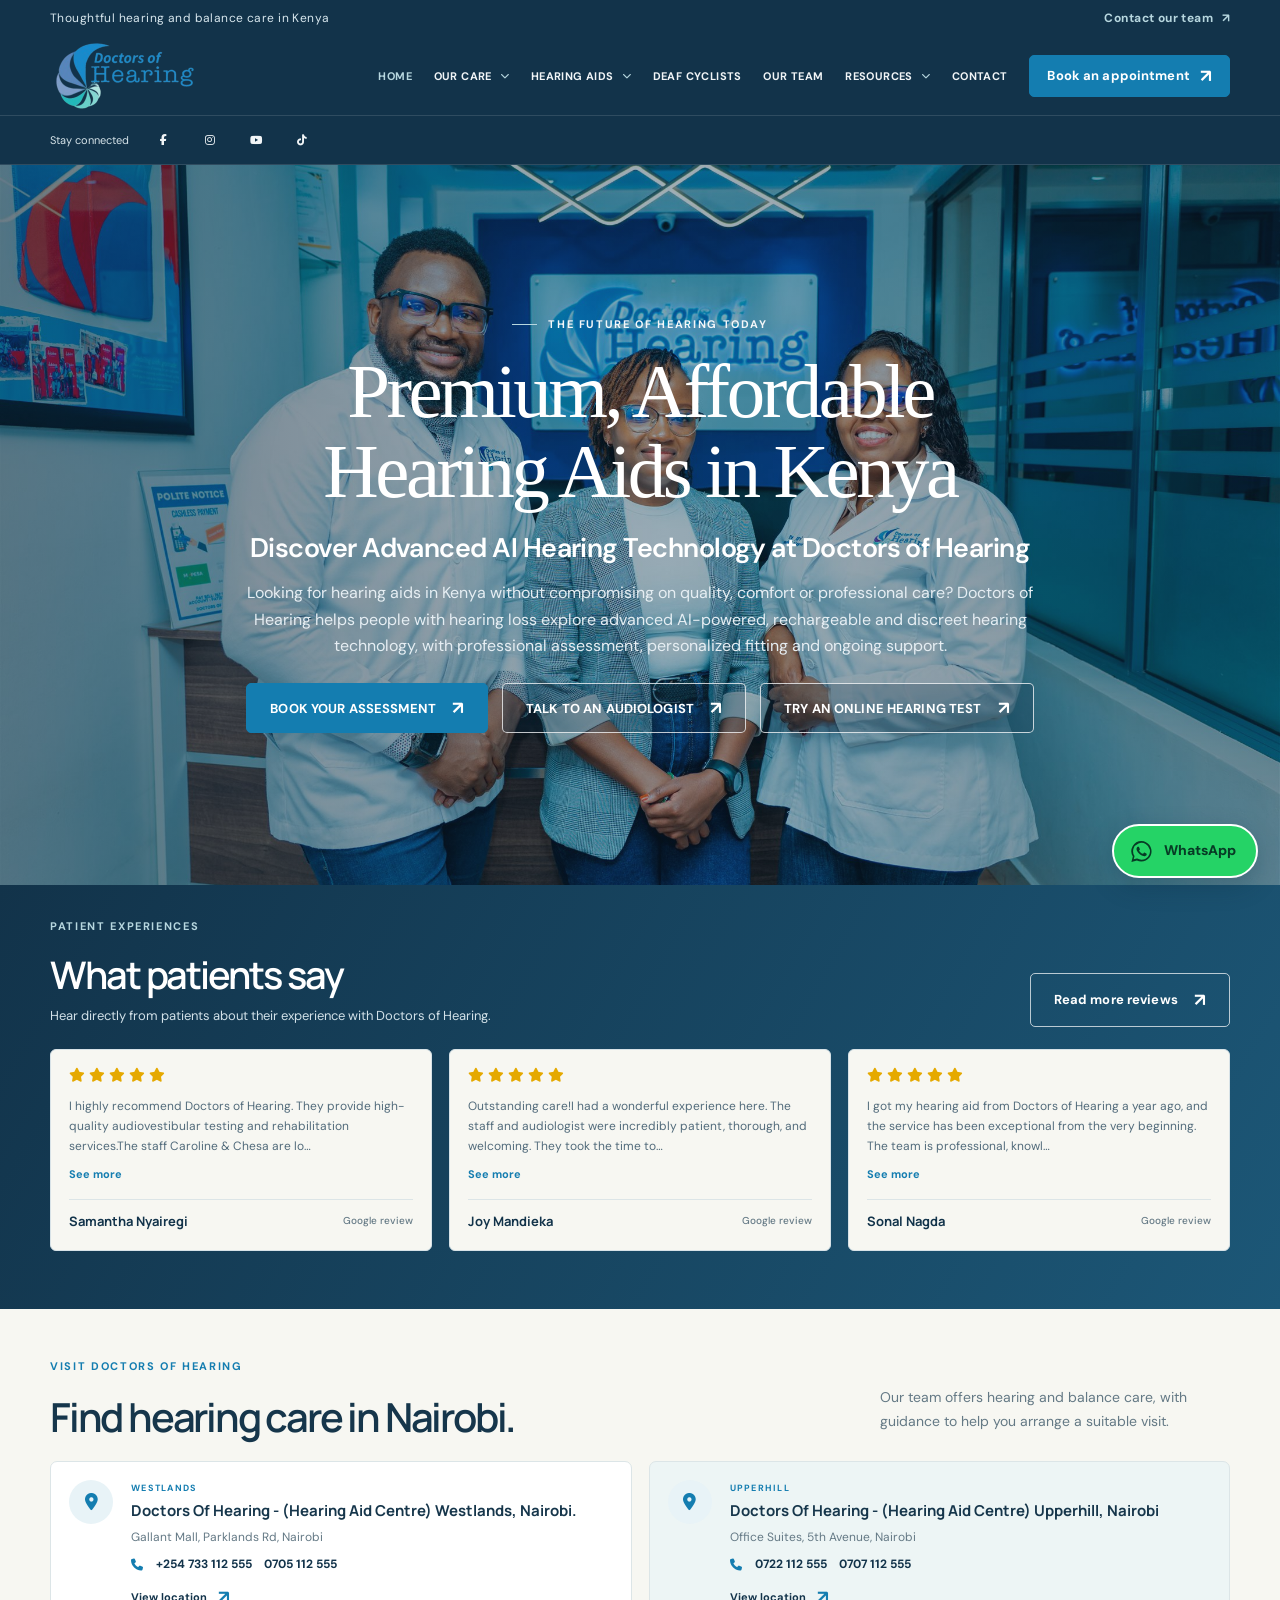
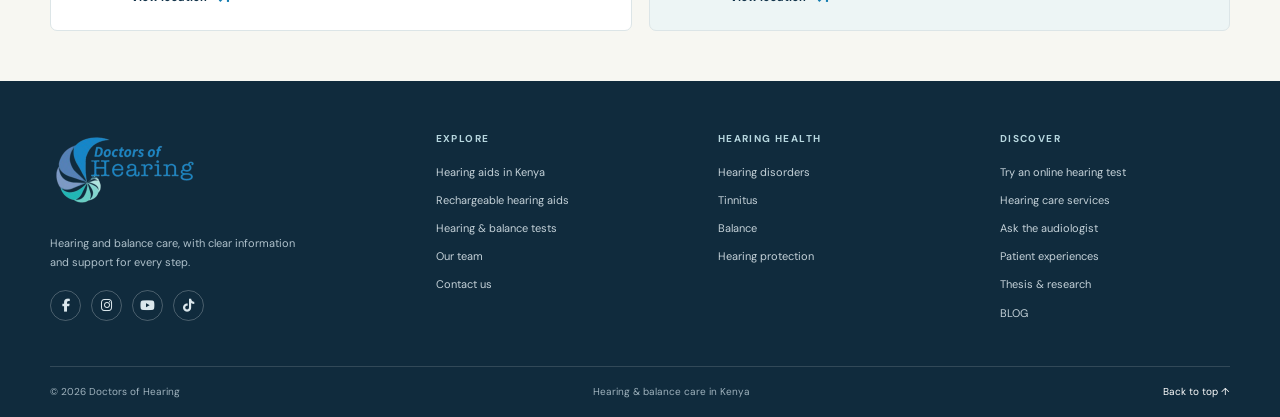
<file: index.html>
<!doctype html>
<html lang="en">
<head>
  <meta charset="utf-8">
  <meta name="viewport" content="width=device-width, initial-scale=1">
  <meta name="description" content="Doctors of Hearing provides hearing tests, audiology services and hearing aid assessment, fitting and aftercare in Nairobi, Kenya.">
  <meta name="theme-color" content="#12334a">
  <title>Hearing Aids &amp; Audiology in Nairobi, Kenya | Doctors of Hearing</title>
  <link rel="icon" type="image/png" sizes="128x128" href="assets/favicon.png">
  <link rel="apple-touch-icon" href="assets/favicon.png">
  <link rel="canonical" href="https://doctorsofhearing.org/">
  <meta name="robots" content="index, follow, max-image-preview:large">
  <meta property="og:type" content="website">
  <meta property="og:site_name" content="Doctors of Hearing">
  <meta property="og:title" content="Hearing Aids &amp; Audiology in Nairobi, Kenya | Doctors of Hearing">
  <meta property="og:description" content="Doctors of Hearing provides hearing tests, audiology services and hearing aid assessment, fitting and aftercare in Nairobi, Kenya.">
  <meta property="og:url" content="https://doctorsofhearing.org/">
  <meta property="og:image" content="https://doctorsofhearing.org/assets/doctors-of-hearing-logo.png">
  <meta name="twitter:card" content="summary_large_image">
  <meta name="twitter:title" content="Hearing Aids &amp; Audiology in Nairobi, Kenya | Doctors of Hearing">
  <meta name="twitter:description" content="Doctors of Hearing provides hearing tests, audiology services and hearing aid assessment, fitting and aftercare in Nairobi, Kenya.">
  <meta name="twitter:image" content="https://doctorsofhearing.org/assets/doctors-of-hearing-logo.png">
  <script type="application/ld+json">{"@context":"https://schema.org","@type":"MedicalOrganization","name":"Doctors of Hearing","url":"https://doctorsofhearing.org/","logo":"https://doctorsofhearing.org/assets/doctors-of-hearing-logo.png","email":"info@doctorsofhearing.org","telephone":["+254733112555","+254705112555","+254724535224","+254722112555"],"areaServed":{"@type":"City","name":"Nairobi"},"sameAs":["https://www.youtube.com/channel/UCBskCqv_ZfF2Rd4tkjsEcGQ","https://www.instagram.com/docsofhearing/","https://web.facebook.com/DoctorsOfHearing?_rdc=1&_rdr#","https://www.tiktok.com/@doctorsofhearing"]}</script>
  <link rel="stylesheet" href="css/styles.css">
  <script src="js/main.js" defer></script>
</head>
<body class="home-page">
  <a class="skip-link" href="#main">Skip to content</a>
  <div class="topbar"><div class="container topbar-inner"><p>Thoughtful hearing and balance care in Kenya</p><a href="contact-us.html">Contact our team <span aria-hidden="true">↗</span></a></div></div>
  <header class="site-header">
    <div class="container header-inner">
      <a class="brand" href="index.html" aria-label="Doctors of Hearing home">
        <img src="assets/doctors-of-hearing-logo.png" alt="Doctors of Hearing" width="300" height="156">
      </a>
      <button class="menu-toggle" type="button" aria-expanded="false" aria-controls="primary-navigation" aria-label="Open navigation">
        <span></span><span></span><span></span>
      </button>
      <nav class="primary-navigation" id="primary-navigation" aria-label="Main navigation">
        <a class="nav-link active" href="index.html" aria-current="page">Home</a>
        <details class="nav-dropdown">
          <summary>Our care <i class="fa-solid fa-chevron-down" aria-hidden="true"></i></summary>
          <div class="dropdown-panel">
            <a href="how-can-we-help.html">How can we help?</a>
            <a href="hearing-balance-testing.html">Hearing &amp; balance testing</a>
            <a href="paediatric-audiology.html">Paediatric audiology</a>
            <a href="home-visits.html">Home visits</a>
          </div>
        </details>
        <details class="nav-dropdown">
          <summary>Hearing aids <i class="fa-solid fa-chevron-down" aria-hidden="true"></i></summary>
          <div class="dropdown-panel">
            <a href="hearing-aids-kenya.html">Hearing aids in Kenya</a>
            <a href="rechargeable-hearing-aids-kenya.html">Rechargeable hearing aids</a>
            <a href="batteries.html">Batteries &amp; care</a>
          </div>
        </details>
        <a class="nav-link" href="deaf-cyclists.html">Deaf Cyclists</a>
        <a class="nav-link" href="our-team.html">Our team</a>
        <details class="nav-dropdown">
          <summary>Resources <i class="fa-solid fa-chevron-down" aria-hidden="true"></i></summary>
          <div class="dropdown-panel">
            <a href="resources.html">BLOG</a>
            <a href="hearing-check.html">Try an online hearing test</a>
            <span class="dropdown-label">Hearing health</span>
            <a href="hearing-disorders.html">Hearing disorders</a>
            <a href="tinnitus-ringing-in-the-ears.html">Tinnitus</a>
            <a href="balance.html">Balance</a>
            <a href="hearing-loss-in-children.html">Children's hearing</a>
            <a href="prevention.html">Hearing protection</a>
          </div>
        </details>
        <a class="nav-link" href="contact-us.html">Contact</a>
        <button class="button button-small nav-cta" type="button" data-open-booking>Book an appointment <span aria-hidden="true">↗</span></button>
      </nav>
    </div>
  </header>

  <div class="social-bar" aria-label="Follow Doctors of Hearing">
    <div class="container social-bar-inner"><span>Stay connected</span>
      <a href="https://web.facebook.com/DoctorsOfHearing?_rdc=1&_rdr" target="_blank" rel="noopener noreferrer" aria-label="Facebook"><i class="fa-brands fa-facebook-f" aria-hidden="true"></i></a>
      <a href="https://www.instagram.com/docsofhearing/" target="_blank" rel="noopener noreferrer" aria-label="Instagram"><i class="fa-brands fa-instagram" aria-hidden="true"></i></a>
      <a href="https://www.youtube.com/channel/UCBskCqv_ZfF2Rd4tkjsEcGQ" target="_blank" rel="noopener noreferrer" aria-label="YouTube"><i class="fa-brands fa-youtube" aria-hidden="true"></i></a>
      <a href="https://www.tiktok.com/@doctorsofhearing" target="_blank" rel="noopener noreferrer" aria-label="TikTok"><i class="fa-brands fa-tiktok" aria-hidden="true"></i></a>
    </div>
  </div>

  <main id="main">
    <section class="hero">
      <div class="container hero-grid">
        <div class="hero-copy">
          <p class="eyebrow"><span class="eyebrow-line"></span> The Future of Hearing Today</p>
          <h1>Premium, Affordable<br>Hearing Aids in Kenya</h1>
          <h2 class="hero-subheading">Discover Advanced AI Hearing Technology at Doctors of Hearing</h2>
          <p class="hero-intro">Looking for hearing aids in Kenya without compromising on quality, comfort or professional care? Doctors of Hearing helps people with hearing loss explore advanced AI-powered, rechargeable and discreet hearing technology, with professional assessment, personalized fitting and ongoing support.</p>
          <div class="hero-actions">
            <button class="button" type="button" data-open-booking>Book your assessment <span aria-hidden="true">↗</span></button>
            <a class="button button-secondary" href="https://wa.me/254733112555?text=Hello%20Doctors%20of%20Hearing%2C%20I%E2%80%99d%20like%20to%20talk%20to%20an%20audiologist." target="_blank" rel="noopener noreferrer">Talk to an audiologist <span aria-hidden="true">↗</span></a>
            <a class="button button-secondary" href="hearing-check.html">Try an online hearing test <span aria-hidden="true">↗</span></a>
          </div>
        </div>
      </div>
    </section>
    <section class="reviews-section section" aria-labelledby="reviews-title">
      <div class="container">
        <div class="reviews-heading">
          <div><p class="eyebrow">Patient experiences</p><h2 id="reviews-title">What patients say</h2><p>Hear directly from patients about their experience with Doctors of Hearing.</p></div>
          <a class="button button-outline" href="https://www.google.com/search?kgmid=/g/11rmssrd6y&amp;hl=en-KE&amp;q=Doctors+Of+Hearing+-+(Hearing+Aid+Centre)+Westlands,+Nairobi&amp;shem=epsd1,esd2e,ltae,rimspwouoe,sdpie&amp;shndl=30&amp;source=sh/x/loc/osrp/m5/1&amp;kgs=4771e9555e30448e&amp;utm_source=epsd1,esd2e,ltae,rimspwouoe,sdpie,sh/x/loc/osrp/m5/1" target="_blank" rel="noopener noreferrer">Read more reviews <span aria-hidden="true">↗</span></a>
        </div>
        <div class="reviews-grid">
          <article class="review-card">
            <div class="review-stars" role="img" aria-label="5 out of 5 stars"><i class="fa-solid fa-star" aria-hidden="true"></i><i class="fa-solid fa-star" aria-hidden="true"></i><i class="fa-solid fa-star" aria-hidden="true"></i><i class="fa-solid fa-star" aria-hidden="true"></i><i class="fa-solid fa-star" aria-hidden="true"></i></div>
            <blockquote class="review-quote" id="review-quote-1"><p>I highly recommend Doctors of Hearing. They provide high-quality audiovestibular testing and rehabilitation services.</p><p>The staff Caroline &amp; Chesa are lovely, friendly, and welcoming. Dr Eva Mwangi is professional, approachable, and took the time to provide clear guidance and direction throughout my rehabilitation treatment.</p><p>I also really appreciate the fact that I receive a reminder a day before each session, which makes it so much easier to stay on schedule.</p><p>I give their services 💯! I’m very pleased with the care and service I received.</p></blockquote>
            <button class="review-toggle" type="button" aria-expanded="false" aria-controls="review-quote-1" hidden>See more</button>
            <a class="review-author" href="https://www.google.com/maps/contrib/112208110885720945849/reviews?hl=en-GB" target="_blank" rel="noopener noreferrer">Samantha Nyairegi <span>Google review</span></a>
          </article>
          <article class="review-card">
            <div class="review-stars" role="img" aria-label="5 out of 5 stars"><i class="fa-solid fa-star" aria-hidden="true"></i><i class="fa-solid fa-star" aria-hidden="true"></i><i class="fa-solid fa-star" aria-hidden="true"></i><i class="fa-solid fa-star" aria-hidden="true"></i><i class="fa-solid fa-star" aria-hidden="true"></i></div>
            <blockquote class="review-quote" id="review-quote-2"><p>Outstanding care!</p><p>I had a wonderful experience here. The staff and audiologist were incredibly patient, thorough, and welcoming. They took the time to explain every step of the hearing assessment and made sure all my questions were answered. Highly recommended for anyone seeking top-quality hearing care!</p></blockquote>
            <button class="review-toggle" type="button" aria-expanded="false" aria-controls="review-quote-2" hidden>See more</button>
            <a class="review-author" href="https://www.google.com/maps/contrib/100833710595938951143/reviews?hl=en-GB" target="_blank" rel="noopener noreferrer">Joy Mandieka <span>Google review</span></a>
          </article>
          <article class="review-card">
            <div class="review-stars" role="img" aria-label="5 out of 5 stars"><i class="fa-solid fa-star" aria-hidden="true"></i><i class="fa-solid fa-star" aria-hidden="true"></i><i class="fa-solid fa-star" aria-hidden="true"></i><i class="fa-solid fa-star" aria-hidden="true"></i><i class="fa-solid fa-star" aria-hidden="true"></i></div>
            <blockquote class="review-quote" id="review-quote-3"><p>I got my hearing aid from Doctors of Hearing a year ago, and the service has been exceptional from the very beginning. The team is professional, knowledgeable, and always willing to help with any questions or concerns.</p><p>Even after a year, their aftercare and support have been outstanding. I truly appreciate their commitment to their patients.</p><p>I highly recommend Doctors of Hearing to anyone experiencing hearing difficulties. They provide excellent care, quality hearing solutions, and outstanding customer service.</p><p>Thank you Dr Richard for the service.</p></blockquote>
            <button class="review-toggle" type="button" aria-expanded="false" aria-controls="review-quote-3" hidden>See more</button>
            <a class="review-author" href="https://www.google.com/maps/contrib/117908511585587882443/reviews?hl=en-GB" target="_blank" rel="noopener noreferrer">Sonal Nagda <span>Google review</span></a>
          </article>
        </div>
      </div>
    </section>

    <section class="section locations-section" id="locations">
      <div class="container">
        <div class="section-heading heading-row">
          <div><p class="eyebrow">Visit Doctors of Hearing</p><h2>Find hearing care in Nairobi.</h2></div>
          <p>Our team offers hearing and balance care, with guidance to help you arrange a suitable visit.</p>
        </div>
        <div class="location-grid">
          <article class="location-card"><span class="location-icon"><i class="fa-solid fa-location-dot" aria-hidden="true"></i></span><div><p class="location-kicker">WESTLANDS</p><h3>Doctors Of Hearing - (Hearing Aid Centre) Westlands, Nairobi.</h3><p class="location-address">Gallant Mall, Parklands Rd, Nairobi</p><div class="location-phones" aria-label="Westlands phone numbers"><a class="location-phone-icon" href="tel:+254733112555" aria-label="Call Westlands"><i class="fa-solid fa-phone" aria-hidden="true"></i></a><a href="tel:+254733112555">+254 733 112 555</a><a href="tel:+254705112555">0705 112 555</a></div><a class="text-link" href="https://maps.app.goo.gl/FfNWmx9EeEojQK6P8?g_st=ic" target="_blank" rel="noopener noreferrer">View location <span aria-hidden="true">↗</span></a></div></article>
          <article class="location-card location-card-soft"><span class="location-icon"><i class="fa-solid fa-location-dot" aria-hidden="true"></i></span><div><p class="location-kicker">UPPERHILL</p><h3>Doctors Of Hearing - (Hearing Aid Centre) Upperhill, Nairobi</h3><p class="location-address">Office Suites, 5th Avenue, Nairobi</p><div class="location-phones" aria-label="Upperhill phone numbers"><a class="location-phone-icon" href="tel:+254722112555" aria-label="Call Upperhill"><i class="fa-solid fa-phone" aria-hidden="true"></i></a><a href="tel:+254722112555">0722 112 555</a><a href="tel:+254707112555">0707 112 555</a></div><a class="text-link" href="https://maps.app.goo.gl/pwKJdsVhHcVfc5NN7?g_st=ic" target="_blank" rel="noopener noreferrer">View location <span aria-hidden="true">↗</span></a></div></article>
        </div>
      </div>
    </section>
  </main>

  <footer class="site-footer">
    <div class="container footer-main">
      <div class="footer-brand"><a href="index.html"><img src="assets/doctors-of-hearing-logo.png" alt="Doctors of Hearing" width="300" height="156" loading="lazy"></a><p>Hearing and balance care, with clear information and support for every step.</p><div class="footer-social" aria-label="Follow Doctors of Hearing"><a href="https://web.facebook.com/DoctorsOfHearing?_rdc=1&amp;_rdr" target="_blank" rel="noopener noreferrer" aria-label="Facebook"><i class="fa-brands fa-facebook-f" aria-hidden="true"></i></a><a href="https://www.instagram.com/docsofhearing/" target="_blank" rel="noopener noreferrer" aria-label="Instagram"><i class="fa-brands fa-instagram" aria-hidden="true"></i></a><a href="https://www.youtube.com/channel/UCBskCqv_ZfF2Rd4tkjsEcGQ" target="_blank" rel="noopener noreferrer" aria-label="YouTube"><i class="fa-brands fa-youtube" aria-hidden="true"></i></a><a href="https://www.tiktok.com/@doctorsofhearing" target="_blank" rel="noopener noreferrer" aria-label="TikTok"><i class="fa-brands fa-tiktok" aria-hidden="true"></i></a></div></div>
      <div class="footer-column"><h2>Explore</h2><a href="hearing-aids-kenya.html">Hearing aids in Kenya</a><a href="rechargeable-hearing-aids-kenya.html">Rechargeable hearing aids</a><a href="hearing-balance-testing.html">Hearing &amp; balance tests</a><a href="our-team.html">Our team</a><a href="contact-us.html">Contact us</a></div>
      <div class="footer-column"><h2>Hearing health</h2><a href="hearing-disorders.html">Hearing disorders</a><a href="tinnitus-ringing-in-the-ears.html">Tinnitus</a><a href="balance.html">Balance</a><a href="protecting-your-hearing.html">Hearing protection</a></div>
      <div class="footer-column"><h2>Discover</h2><a href="hearing-check.html">Try an online hearing test</a><a href="hearing-care-services.html">Hearing care services</a><a href="ask-the-audiologist.html">Ask the audiologist</a><a href="testimonials.html">Patient experiences</a><a href="thesis-and-research.html">Thesis &amp; research</a><a href="resources.html">BLOG</a></div>
    </div>
    <div class="container footer-bottom"><span>© <span id="current-year">2025</span> Doctors of Hearing</span><span>Hearing &amp; balance care in Kenya</span><a href="#main">Back to top ↑</a></div>
  </footer>
  <dialog class="booking-dialog" id="booking-form" aria-labelledby="booking-title">
    <div class="booking-dialog-head"><div><p class="eyebrow">Start your journey</p><h2 id="booking-title">Book your assessment</h2></div><button class="dialog-close" type="button" aria-label="Close form" data-close-booking>×</button></div>
    <p class="booking-intro">Share your details and our team will get in touch to discuss a suitable appointment.</p>
    <form id="booking-request" action="https://formsubmit.co/incusear@gmail.com" method="POST">
      <input type="hidden" name="_next" value="https://doctorsofhearing.org/thank-you.html">
      <input type="hidden" name="_subject" value="Assessment appointment enquiry from Doctors of Hearing website">
      <input type="hidden" name="_url" value="https://doctorsofhearing.org/">
      <label>Full name <span class="required-mark" aria-hidden="true">*</span><input name="name" autocomplete="name" required></label>
      <label>Phone number <span class="required-mark" aria-hidden="true">*</span><input name="phone" type="tel" autocomplete="tel" required></label>
      <label>Email address <span class="required-mark" aria-hidden="true">*</span><input name="email" type="email" autocomplete="email" required></label>
      <label>What would you like help with?
        <select name="service" required><option value="" disabled selected>Select a service</option><option>Hearing assessment</option><option>Balance assessment</option><option>Hearing aids</option><option>Paediatric audiology</option><option>Other enquiry</option></select>
      </label>
      <label class="booking-message">Anything else we should know?<textarea name="message" rows="3"></textarea></label>
      <button class="button booking-submit" type="submit">Send appointment enquiry <span aria-hidden="true">↗</span></button>
      <p class="booking-note">Our team will use these details to follow up about your appointment enquiry.</p>
    </form>
  </dialog>
</body>
</html>
</file>
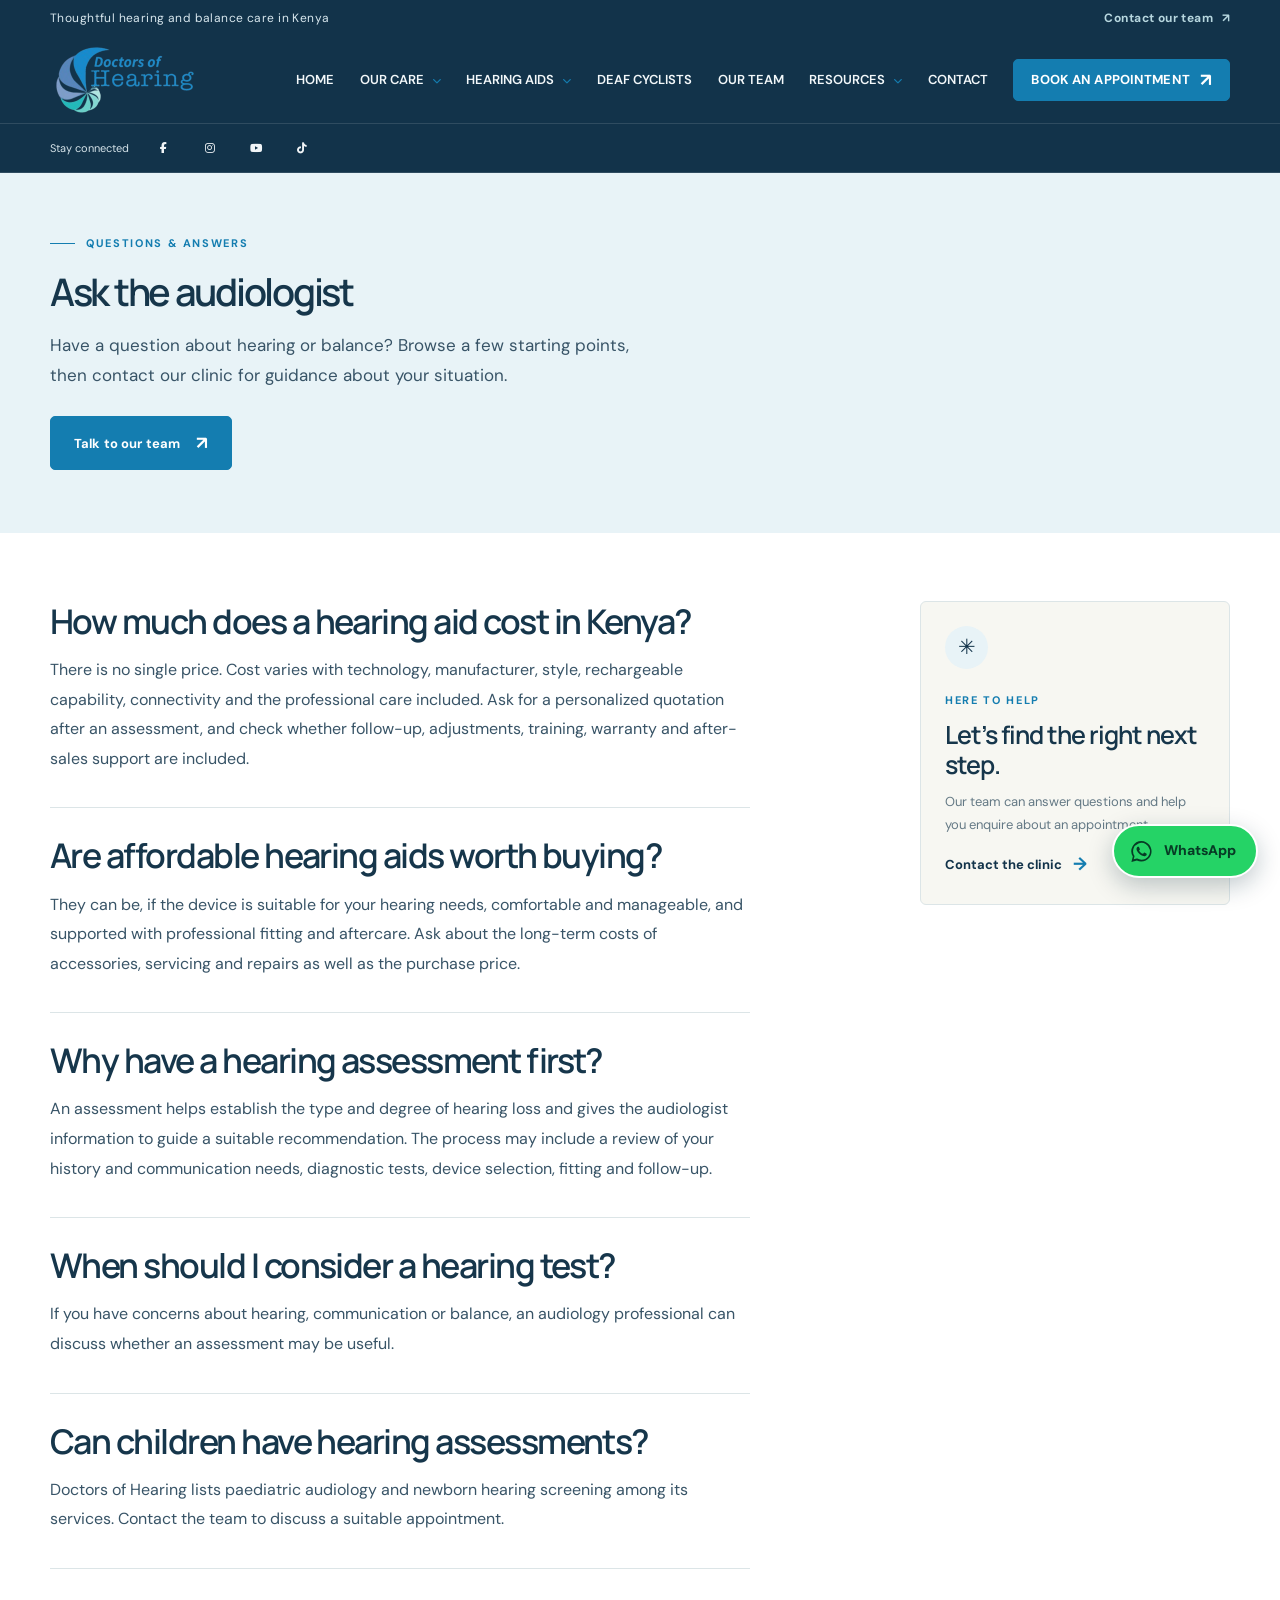
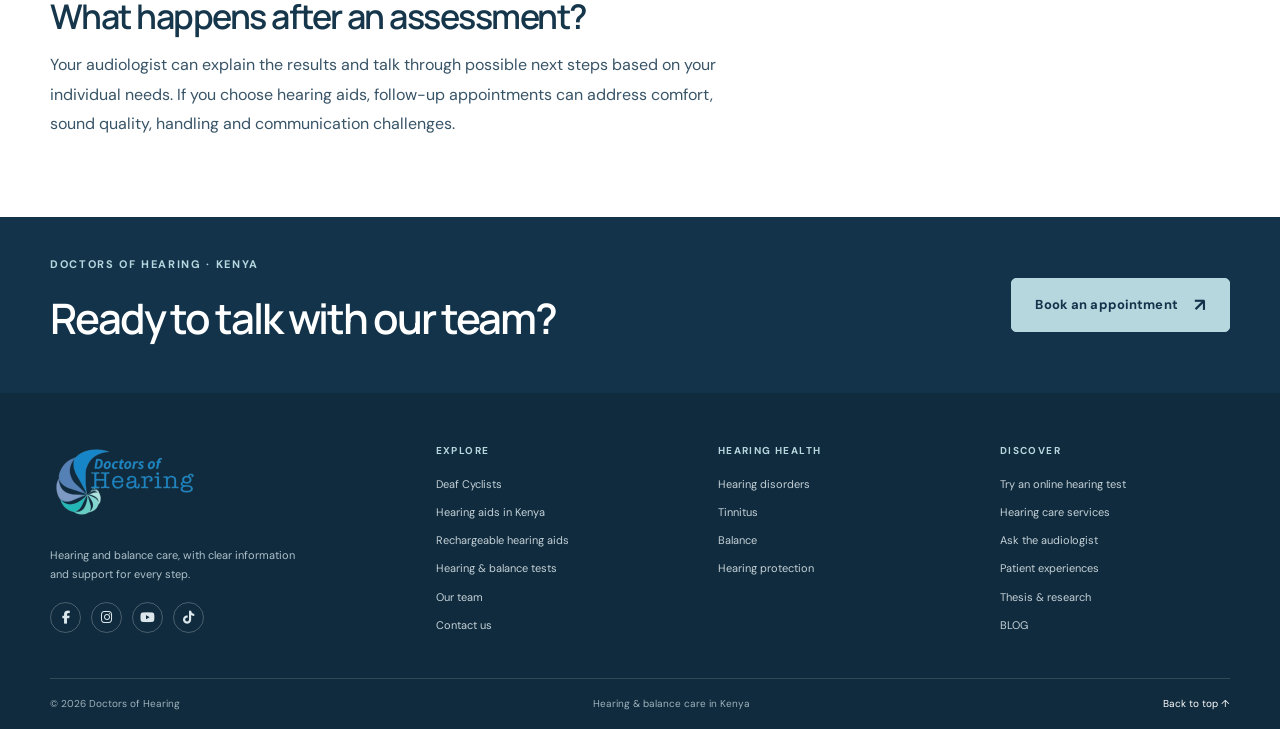
<file: ask-the-audiologist.html>
<!doctype html>
<html lang="en">
<head>
  <meta charset="utf-8">
  <meta name="viewport" content="width=device-width, initial-scale=1">
  <meta name="description" content="Hearing and balance care from Doctors of Hearing in Kenya.">
  <meta name="theme-color" content="#12334a">
  <title>Doctors of Hearing | Hearing &amp; Balance Care in Kenya</title>
  <link rel="icon" type="image/png" sizes="128x128" href="assets/favicon.png">
  <link rel="apple-touch-icon" href="assets/favicon.png">
  <link rel="stylesheet" href="css/styles.css">
  <script src="js/page-data.js" defer></script>
  <script src="js/main.js" defer></script>
</head>
<body>
  <a class="skip-link" href="#main">Skip to content</a>
  <div id="shared-header"></div>
  <main id="main"><div id="page-content"></div></main>
  <div id="shared-footer"></div>
</body>
</html>
</file>
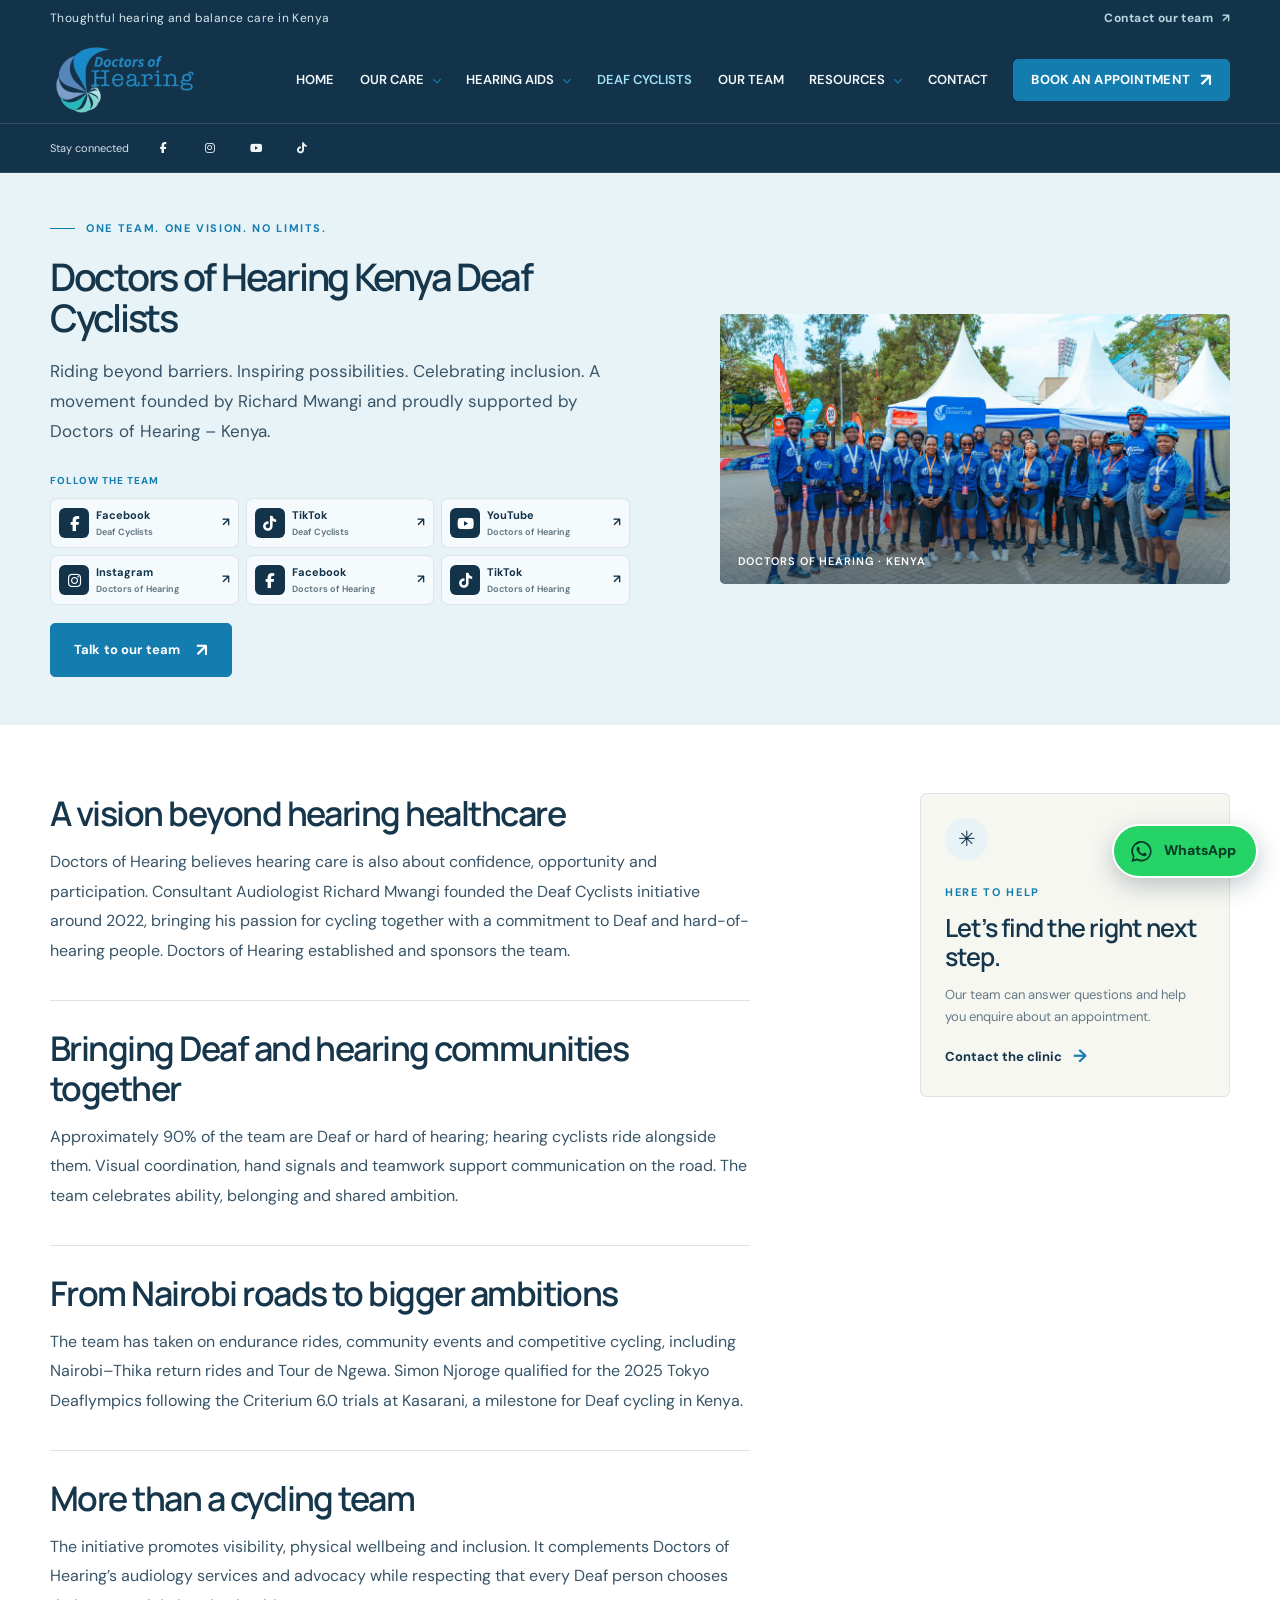
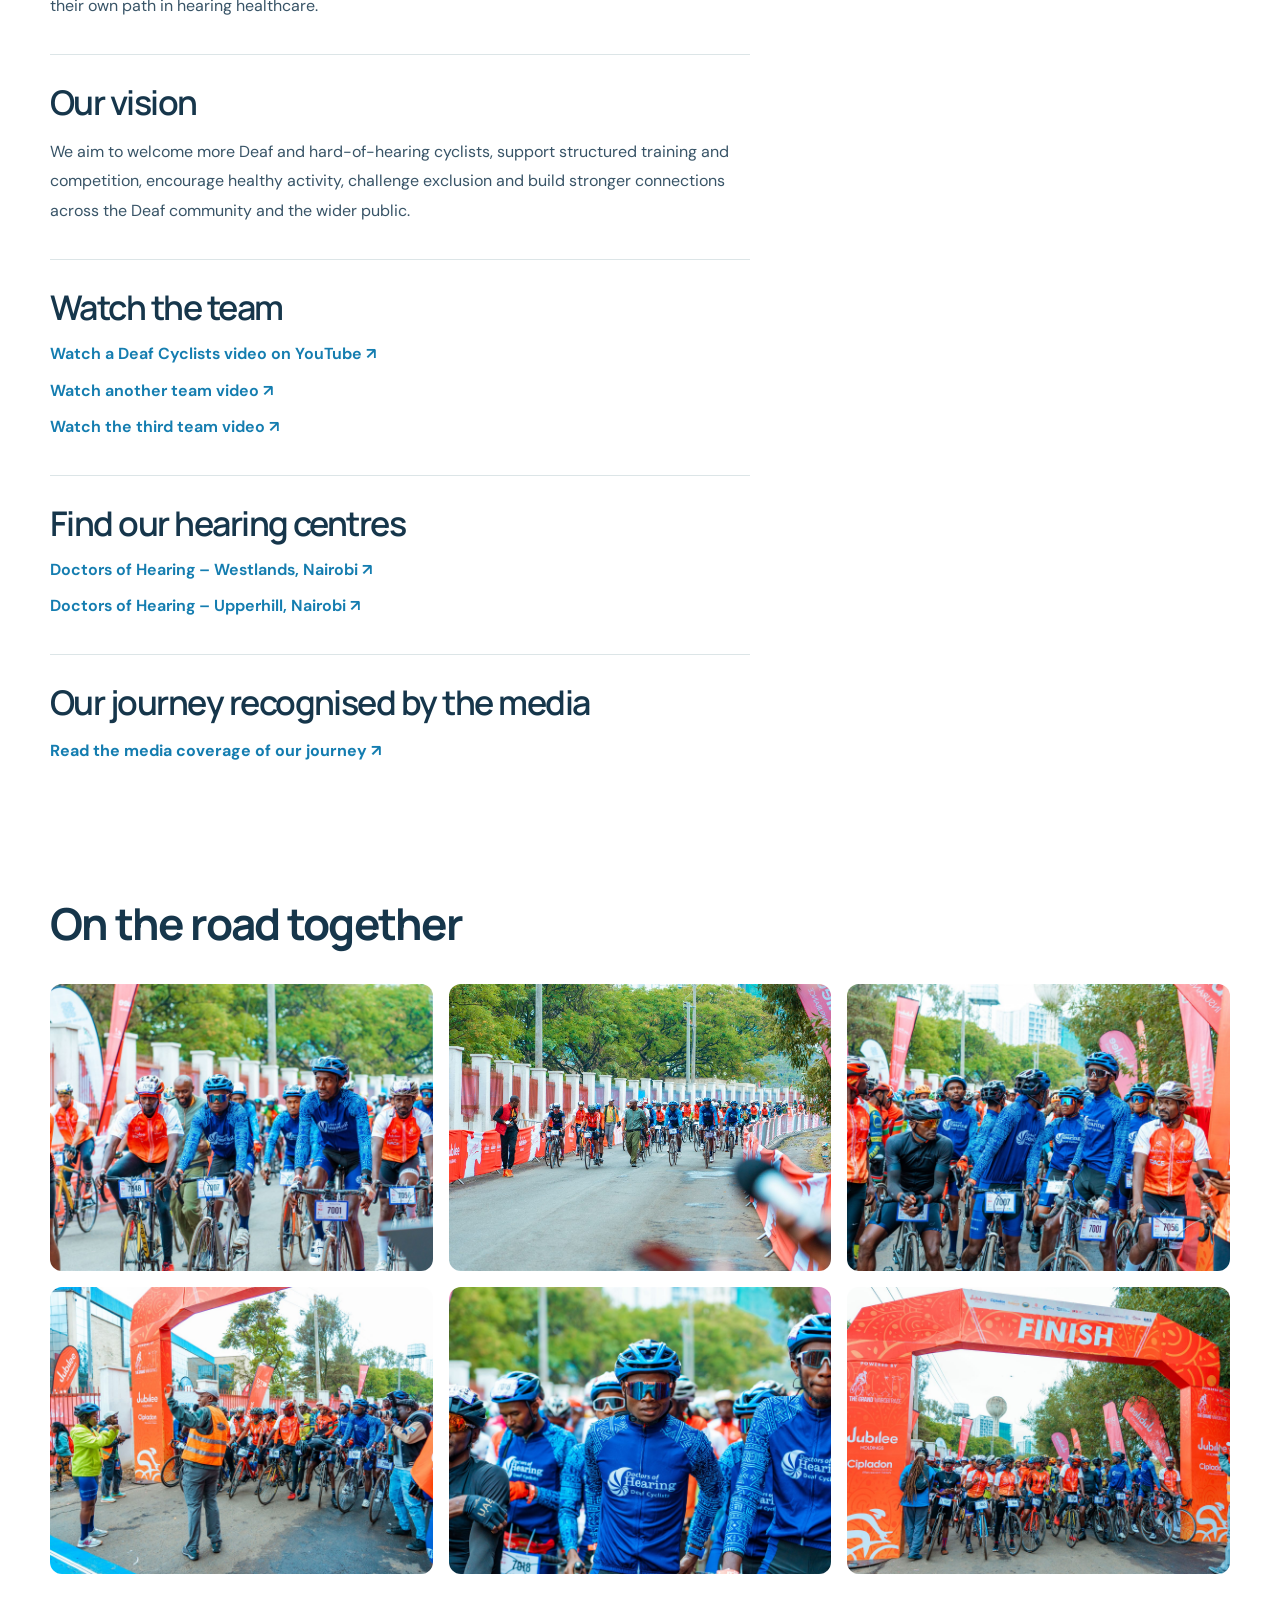
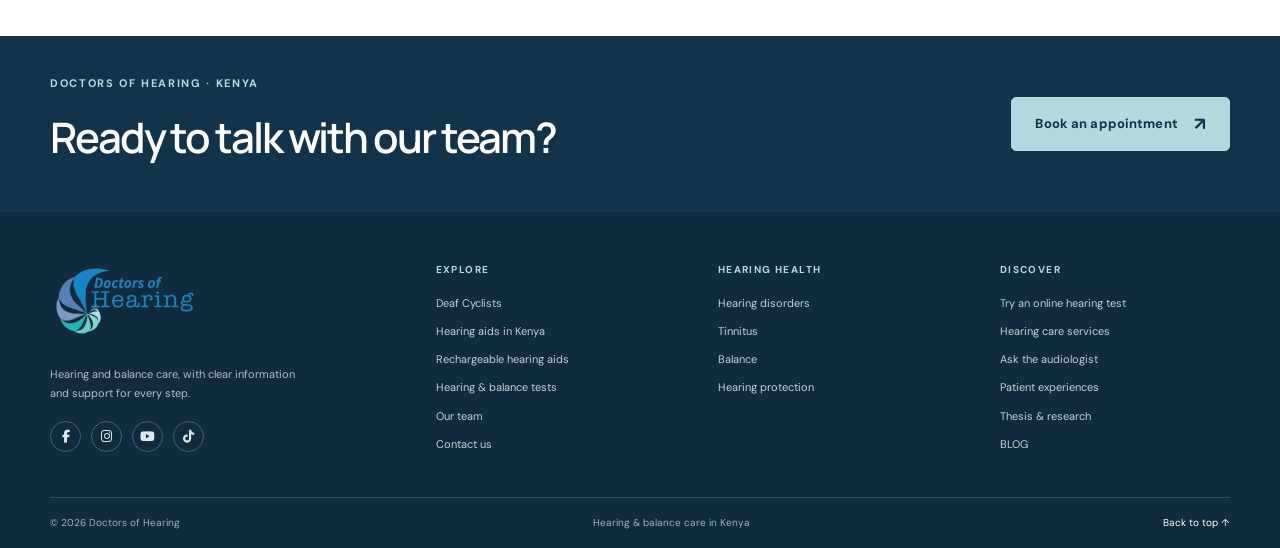
<file: deaf-cyclists.html>
<!doctype html>
<html lang="en">
<head>
  <meta charset="utf-8">
  <meta name="viewport" content="width=device-width, initial-scale=1">
  <meta name="description" content="Meet the Doctors of Hearing Kenya Deaf Cyclists: a team promoting inclusion, visibility and sporting opportunities for Deaf and hard-of-hearing riders.">
  <meta name="theme-color" content="#12334a">
  <link rel="canonical" href="https://doctorsofhearing.org/deaf-cyclists.html">
  <meta name="robots" content="index, follow, max-image-preview:large">
  <meta property="og:type" content="website">
  <meta property="og:site_name" content="Doctors of Hearing">
  <meta property="og:title" content="Doctors of Hearing Kenya Deaf Cyclists | Our Story">
  <meta property="og:description" content="Meet the Doctors of Hearing Kenya Deaf Cyclists: a team promoting inclusion, visibility and sporting opportunities for Deaf and hard-of-hearing riders.">
  <meta property="og:url" content="https://doctorsofhearing.org/deaf-cyclists.html">
  <meta property="og:image" content="https://doctorsofhearing.org/assets/doh-logo-300x156.png">
  <meta name="twitter:card" content="summary_large_image">
  <meta name="twitter:title" content="Doctors of Hearing Kenya Deaf Cyclists | Our Story">
  <meta name="twitter:description" content="Meet the Doctors of Hearing Kenya Deaf Cyclists: a team promoting inclusion, visibility and sporting opportunities for Deaf and hard-of-hearing riders.">

  <title>Doctors of Hearing Kenya Deaf Cyclists | Our Story</title>
  <link rel="icon" type="image/png" sizes="128x128" href="assets/favicon.png">
  <link rel="apple-touch-icon" href="assets/favicon.png">
  <link rel="stylesheet" href="css/styles.css">
  <script src="js/page-data.js" defer></script>
  <script src="js/main.js" defer></script>
</head>
<body>
  <a class="skip-link" href="#main">Skip to content</a>
  <div id="shared-header"></div>
  <main id="main"><div id="page-content"></div></main>
  <div id="shared-footer"></div>
</body>
</html>
</file>
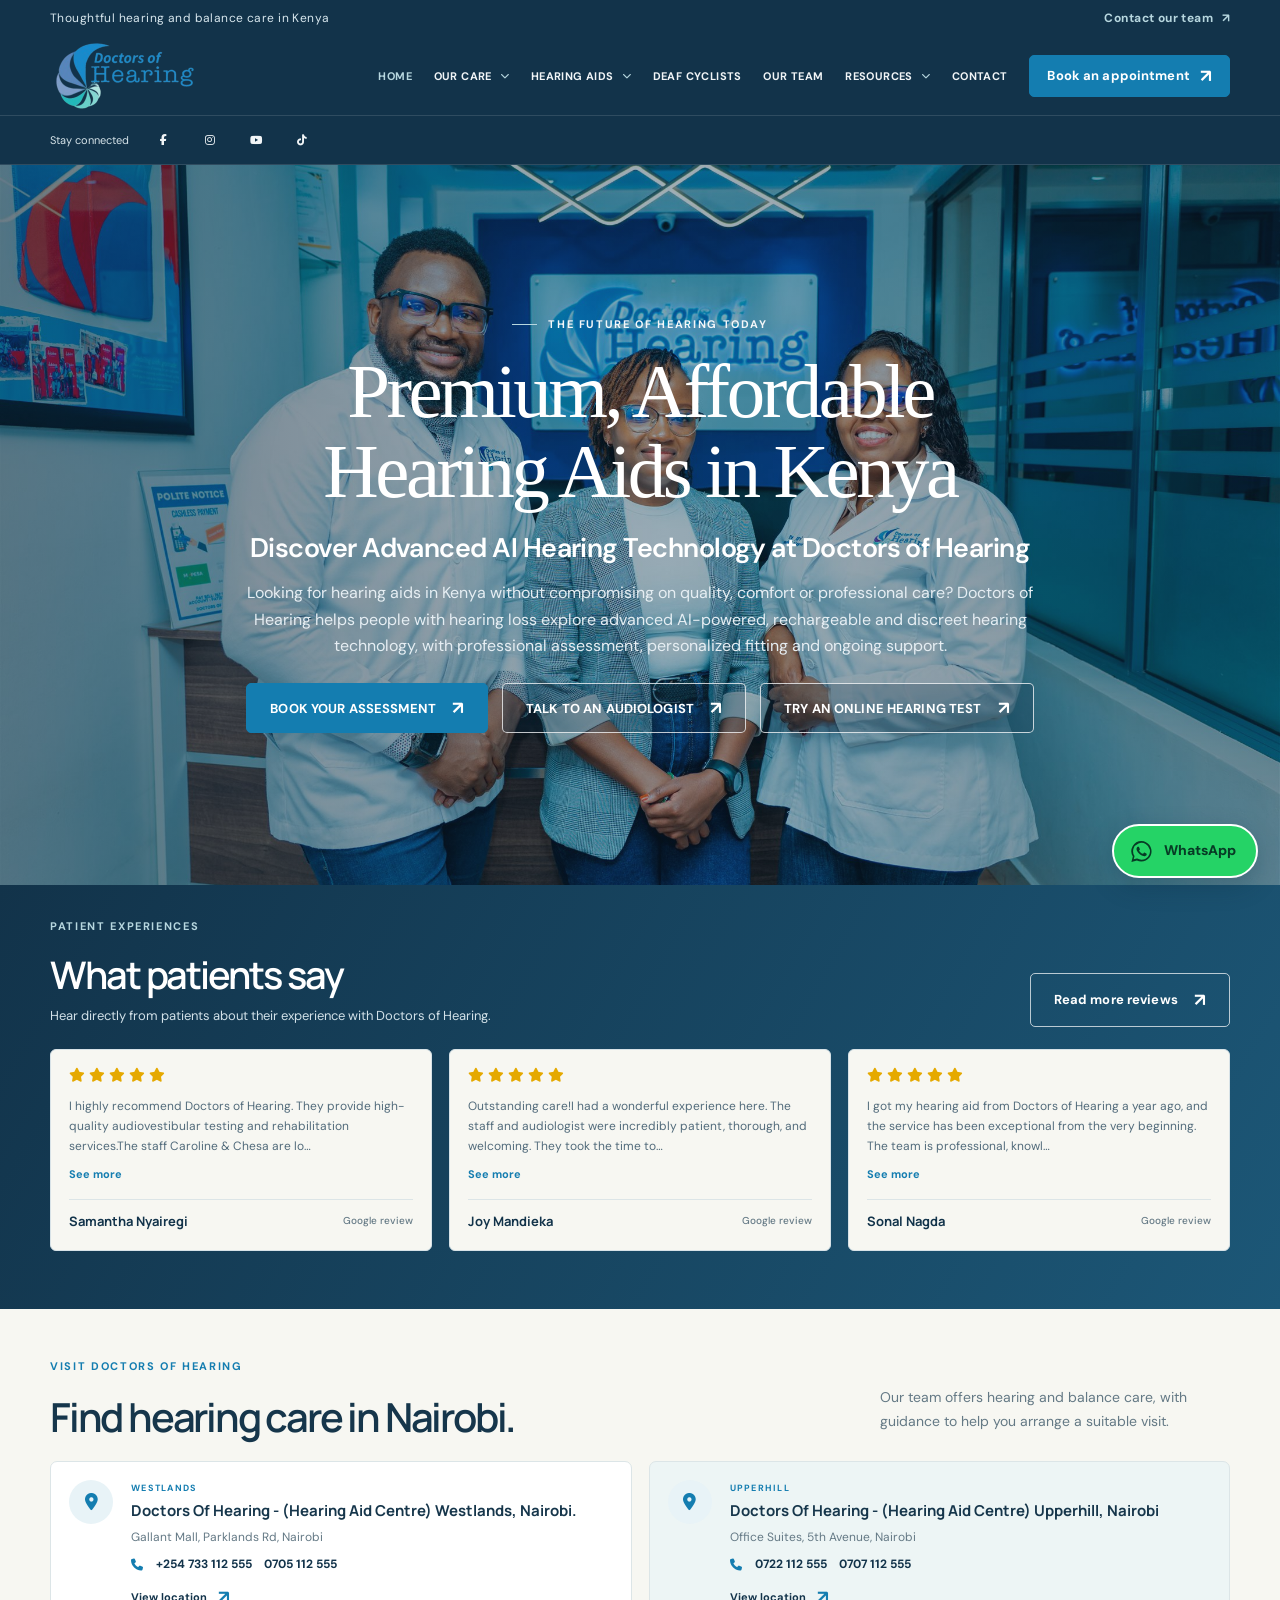
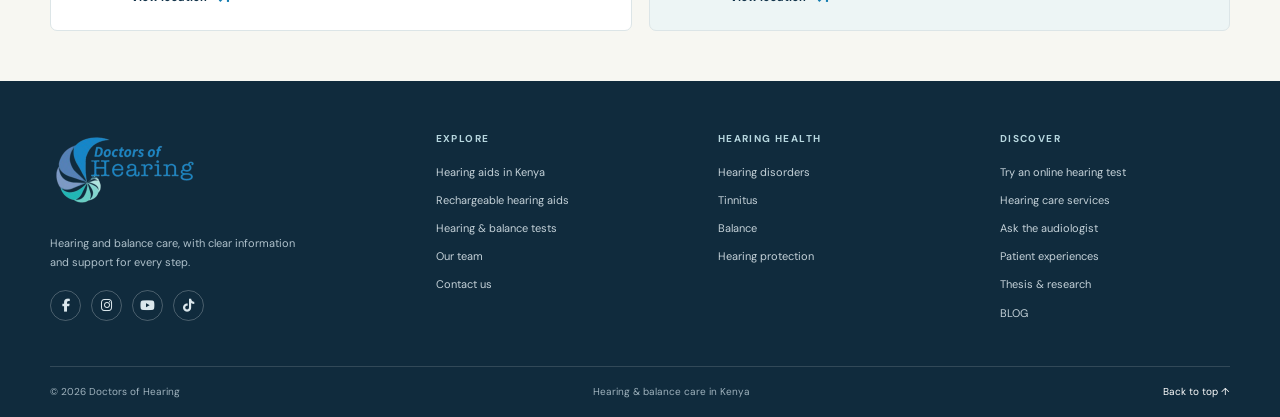
<file: doctorsofhearing_default.html>
<!doctype html>
<html lang="en">
<head>
  <meta charset="utf-8"><meta name="viewport" content="width=device-width, initial-scale=1">
  <meta name="description" content="Hearing and balance care from Doctors of Hearing in Kenya."><meta name="theme-color" content="#12334a">
  <title>Doctors of Hearing | Hearing &amp; Balance Care in Kenya</title>
  <link rel="icon" type="image/png" sizes="128x128" href="assets/favicon.png">
  <link rel="apple-touch-icon" href="assets/favicon.png">
  <link rel="stylesheet" href="css/styles.css"><script src="js/page-data.js" defer></script><script src="js/main.js" defer></script>
</head>
<body><a class="skip-link" href="#main">Skip to content</a><div id="shared-header"></div><main id="main"><div id="page-content"></div></main><div id="shared-footer"></div></body>
</html>
</file>
<file: css/styles.css>
@import url('https://fonts.googleapis.com/css2?family=DM+Sans:wght@400;500;600;700&family=Manrope:wght@400;500;600;700;800&display=swap');
@import url('https://cdnjs.cloudflare.com/ajax/libs/font-awesome/6.5.2/css/all.min.css');

:root {
  --ink: #16364b;
  --ink-soft: #385467;
  --blue: #147db0;
  --blue-dark: #12334a;
  --blue-light: #e8f3f7;
  --mint: #b7d7df;
  --gold: #147db0;
  --paper: #fff;
  --sand: #f7f7f2;
  --line: #dce5e7;
  --muted: #647985;
  --font-body: 'DM Sans', Arial, sans-serif;
  --font-display: 'Manrope', Arial, sans-serif;
  color: var(--ink);
  font-family: var(--font-body);
  font-synthesis: none;
  text-rendering: optimizeLegibility;
}

*, *::before, *::after { box-sizing: border-box; }
html { scroll-behavior: smooth; scroll-padding-top: 100px; }
body { margin: 0; background: var(--paper); color: var(--ink); font-size: 16px; line-height: 1.65; }
img { display: block; max-width: 100%; }
a { color: inherit; text-decoration: none; }
button, summary { font: inherit; }
.container { width: min(1180px, calc(100% - 48px)); margin-inline: auto; }
.skip-link { position: fixed; z-index: 30; top: 10px; left: 10px; padding: 10px 16px; background: var(--paper); color: var(--ink); transform: translateY(-150%); }
.skip-link:focus { transform: translateY(0); }

.topbar { background: var(--blue-dark); color: #d8e7ee; font-size: 12px; letter-spacing: .035em; }
.topbar-inner { min-height: 37px; display: flex; align-items: center; justify-content: space-between; }
.topbar p { margin: 0; }
.topbar a { color: var(--mint); font-weight: 700; }
.topbar a span { padding-left: 5px; }
.site-header { position: sticky; z-index: 20; top: 0; background: var(--blue-dark); border-bottom: 1px solid rgba(255,255,255,.12); backdrop-filter: blur(14px); }
.header-inner { display: flex; align-items: center; justify-content: space-between; min-height: 86px; }
.brand { display: inline-flex; align-items: center; flex: 0 0 auto; }
.site-header .brand { padding: 0; background: transparent; }
.brand img { width: 150px; height: auto; mix-blend-mode: screen; }
.primary-navigation { display: flex; align-items: center; gap: clamp(17px, 2vw, 30px); font-size: 13px; font-weight: 600; text-transform: uppercase; }
.nav-link, .nav-dropdown summary { color: #f3f8fa; transition: color .2s ease; }
.nav-link:hover, .nav-dropdown summary:hover, .nav-link.active { color: #9fe1f4; }
.nav-dropdown { position: relative; }
.nav-dropdown summary { list-style: none; cursor: pointer; }
.nav-dropdown summary::-webkit-details-marker { display: none; }
.nav-dropdown summary span { margin-left: 4px; color: #9fe1f4; }
.dropdown-panel { position: absolute; top: calc(100% + 20px); left: -18px; z-index: 10; display: none; min-width: 225px; padding: 10px; border: 1px solid var(--line); border-radius: 12px; background: var(--paper); box-shadow: 0 16px 40px rgba(18,51,74,.13); }
.nav-dropdown[open] > .dropdown-panel { display: grid; }
.dropdown-panel::before { position: absolute; top: -20px; right: 0; left: 0; height: 20px; content: ""; }
.dropdown-panel a { padding: 10px 12px; border-radius: 7px; color: var(--ink-soft); font-size: 13px; }
.dropdown-panel a:hover { background: var(--blue-light); color: var(--blue-dark); }
.button { display: inline-flex; align-items: center; justify-content: center; gap: 16px; min-height: 54px; padding: 0 23px; border: 1px solid var(--gold); border-radius: 5px; background: var(--gold); color: white; font-size: 13px; font-weight: 700; letter-spacing: .01em; transition: transform .2s ease, background .2s ease; }
.button:hover { transform: translateY(-2px); background: #096993; }
.button span { font-size: 18px; line-height: 1; }
.button-small { min-height: 42px; padding: 0 17px; gap: 10px; }
.menu-toggle { display: none; }

.hero { position: relative; overflow: hidden; background: var(--blue-light); }
.page-hero { overflow: hidden; background: var(--blue-light); }
.page-hero-grid { display: grid; grid-template-columns: 1fr .88fr; align-items: center; gap: clamp(38px, 7vw, 90px); min-height: 360px; padding-block: 48px; }
.page-hero .hearing-aids-title { font-size: clamp(31px, 3.2vw, 38px); }
.hearing-aids-product-image { background: transparent !important; }
.hearing-aids-product-image::after { display: none; }
.hearing-aids-product-image img { object-fit: contain !important; }
.hearing-aids-product-image figcaption { display: none; }
.page-hero-grid-no-image { grid-template-columns: minmax(0, 1fr); }
.page-hero h1 { max-width: 670px; margin-bottom: 19px; font-size: clamp(31px, 3.2vw, 38px); font-weight: 600; letter-spacing: -.06em; line-height: 1.08; }
.page-intro { max-width: 610px; margin-bottom: 26px; color: var(--ink-soft); font-size: 17px; line-height: 1.75; }
.page-hero figure { position: relative; height: 270px; margin: 0; overflow: hidden; border-radius: 5px; background: var(--blue-light); }
.page-hero figure::after { position: absolute; inset: 40% 0 0; background: linear-gradient(transparent, rgba(12,45,39,.52)); content: ''; }
.page-hero figure img { width: 100%; height: 100%; object-fit: cover; object-position: center 47%; }
.page-hero figcaption { position: absolute; z-index: 1; right: 18px; bottom: 14px; left: 18px; color: white; font-size: 11px; font-weight: 600; letter-spacing: .08em; text-transform: uppercase; }
.page-layout { display: grid; grid-template-columns: minmax(0, 1fr) 310px; gap: clamp(38px, 8vw, 105px); padding-block: 68px 78px; }
.page-article { max-width: 700px; }
.page-article section + section { margin-top: 34px; padding-top: 27px; border-top: 1px solid var(--line); }
.page-article h2 { margin-bottom: 14px; font-size: clamp(25px, 3vw, 34px); font-weight: 600; letter-spacing: -.045em; line-height: 1.18; }
.page-article p { margin-bottom: 0; color: var(--ink-soft); font-size: 16px; line-height: 1.85; }
.page-article a { color: var(--blue); font-weight: 700; }
.profile-list { display: grid; gap: 28px; margin-top: 38px; }
.profile-list-top { max-width: none; margin: 0; padding: 30px 0 42px; }
.profile-list-top .profile-card { grid-template-columns: 150px minmax(0, 1fr); gap: 24px; padding: 0; border: 0; }
.profile-list-top .profile-card > img { width: 150px; }
.profile-list-top .profile-copy h2 { font-size: clamp(26px, 3vw, 34px); }
.profile-list-top .profile-copy > p:not(.eyebrow):not(.profile-credentials) { max-width: 760px; }
.profile-card { display: grid; grid-template-columns: 150px minmax(0, 1fr); align-items: start; gap: 20px; padding-top: 24px; border-top: 1px solid var(--line); }
.profile-card > img { width: 150px; aspect-ratio: 3 / 4; border-radius: 5px; background: var(--blue-light); object-fit: cover; object-position: center 20%; }
.profile-copy .eyebrow { margin-bottom: 10px; font-size: 10px; letter-spacing: .1em; }
.profile-copy h2 { margin-bottom: 8px; font-size: clamp(23px, 2.5vw, 30px); }
.profile-credentials { margin-bottom: 15px !important; color: var(--blue) !important; font-size: 12px !important; font-weight: 700; line-height: 1.55 !important; }
.profile-copy > p:not(.eyebrow):not(.profile-credentials) + p { margin-top: 12px; }
.page-aside { position: relative; align-self: start; padding: 24px; border: 1px solid var(--line); border-radius: 6px; background: var(--sand); }
.page-aside .eyebrow { margin-top: 24px; margin-bottom: 12px; }
.page-aside h2 { margin-bottom: 12px; font-size: 25px; font-weight: 600; letter-spacing: -.04em; line-height: 1.18; }
.page-aside > p:not(.eyebrow) { color: var(--muted); font-size: 13px; line-height: 1.75; }
.aside-symbol { display: grid; width: 43px; height: 43px; place-items: center; border-radius: 50%; background: var(--blue-light); color: var(--blue-dark); font-size: 21px; }
.page-contact-band { padding-block: 40px; background: var(--blue-dark); color: white; }
.page-contact-band > .container { display: flex; align-items: center; justify-content: space-between; gap: 30px; }
.page-contact-band .eyebrow { margin-bottom: 12px; }
.page-contact-band h2 { margin: 0; font-size: clamp(27px, 4vw, 42px); font-weight: 600; letter-spacing: -.05em; }
.button-light { border-color: var(--gold); background: var(--gold); color: white; }
.page-hero figure::after { background: linear-gradient(transparent, rgba(18,51,74,.52)); }
.aside-symbol { background: var(--blue-light); }
.hero::before { position: absolute; top: -245px; right: -150px; width: 640px; height: 640px; border: 1px solid rgba(20,125,176,.13); border-radius: 50%; content: ''; }
.hero-grid { position: relative; display: grid; grid-template-columns: .94fr 1.06fr; gap: 66px; align-items: center; min-height: 586px; padding-block: 54px 78px; }
.eyebrow { display: flex; align-items: center; gap: 11px; margin: 0 0 20px; color: var(--blue); font-size: 11px; font-weight: 700; letter-spacing: .15em; line-height: 1.4; text-transform: uppercase; }
.eyebrow-line { width: 25px; height: 1px; background: currentColor; }
h1, h2, h3, p { margin-top: 0; }
h1, h2, h3 { font-family: var(--font-display); }
.hero h1 { margin-bottom: 20px; font-size: clamp(58px, 7.4vw, 98px); font-weight: 600; letter-spacing: -.075em; line-height: .99; }
.hero h1 span { color: var(--blue); }
.hero-intro { max-width: 440px; margin-bottom: 29px; color: #466171; font-size: 17px; line-height: 1.7; }
.hero-actions { display: flex; align-items: center; flex-wrap: wrap; gap: 26px; }
.text-link { display: inline-flex; align-items: center; gap: 11px; color: var(--blue-dark); font-size: 13px; font-weight: 700; }
.text-link span { color: var(--blue); font-size: 18px; transition: transform .2s ease; }
.text-link:hover span { transform: translateX(4px); }
.hero-note { display: flex; align-items: center; gap: 12px; max-width: 370px; margin-top: 45px; color: #58717f; font-size: 12px; line-height: 1.5; }
.note-icon { display: grid; flex: 0 0 32px; width: 32px; height: 32px; place-items: center; border: 1px solid rgba(20,125,176,.26); border-radius: 50%; color: var(--blue); font-size: 16px; }
.hero-visual { position: relative; padding: 20px 22px 18px 0; }
.hero-image-wrap { position: relative; z-index: 1; overflow: hidden; height: 440px; border-radius: 46% 46% 10px 10px; background: #d2e1e6; box-shadow: 0 30px 60px rgba(22,54,75,.15); }
.hero-image-wrap::after { position: absolute; inset: 35% 0 0; background: linear-gradient(transparent, rgba(11,39,55,.22)); content: ''; }
.hero-image-wrap img { width: 100%; height: 100%; object-fit: cover; object-position: center 39%; }
.image-label { position: absolute; z-index: 2; right: -13px; bottom: 47px; display: flex; align-items: center; gap: 13px; min-width: 260px; padding: 16px 18px; border: 1px solid rgba(255,255,255,.6); border-radius: 7px; background: rgba(255,255,255,.95); box-shadow: 0 15px 35px rgba(18,51,74,.13); }
.label-mark { display: grid; width: 38px; height: 38px; place-items: center; border-radius: 50%; background: var(--mint); color: var(--blue-dark); font-size: 23px; }
.image-label strong, .image-label small { display: block; }
.image-label strong { font-family: var(--font-display); font-size: 12px; }
.image-label small { margin-top: 3px; color: var(--muted); font-size: 10px; }
.hero-orbit { position: absolute; z-index: 0; border: 1px solid rgba(20,125,176,.28); border-radius: 50%; }
.orbit-one { top: -7px; right: -3px; width: 76px; height: 76px; }
.orbit-two { right: 48px; bottom: -5px; width: 34px; height: 34px; background: var(--mint); border: 0; }
.hero-bottom { position: absolute; right: 0; bottom: 0; left: 0; display: flex; align-items: center; gap: 15px; height: 46px; color: #78909b; font-size: 9px; font-weight: 700; letter-spacing: .16em; }
.hero-bottom i { width: 3px; height: 3px; border-radius: 50%; background: var(--blue); }
.hero-bottom a { margin-left: auto; color: var(--blue); font-size: 19px; }

.trust-strip { border-bottom: 1px solid var(--line); background: #fff; }
.trust-grid { display: grid; grid-template-columns: repeat(4,1fr); min-height: 87px; align-items: center; }
.trust-grid p { display: flex; align-items: center; gap: 12px; margin: 0; color: var(--ink-soft); font-size: 12px; font-weight: 600; }
.trust-icon { display: grid; width: 30px; height: 30px; place-items: center; border-radius: 50%; background: var(--blue-light); color: var(--blue); font-size: 17px; }
.section { padding-block: 82px; }
.heading-row { display: flex; align-items: end; justify-content: space-between; gap: 36px; margin-bottom: 32px; }
.section-heading h2, .expertise-copy h2, .conditions-intro h2, .stories-copy h2, .faq-layout h2 { margin-bottom: 0; font-size: clamp(34px, 4vw, 50px); font-weight: 600; letter-spacing: -.055em; line-height: 1.1; }
.heading-row > p { max-width: 350px; margin-bottom: 5px; color: var(--muted); font-size: 14px; line-height: 1.75; }
.care-grid { display: grid; grid-template-columns: repeat(4,1fr); gap: 12px; }
.care-card { position: relative; display: flex; min-height: 184px; flex-direction: column; padding: 15px; border: 1px solid var(--line); border-radius: 7px; background: white; transition: transform .22s ease, box-shadow .22s ease, border-color .22s ease; }
.care-card:hover { transform: translateY(-5px); border-color: #bdd6df; box-shadow: 0 18px 34px rgba(22,54,75,.08); }
.care-featured { border-color: var(--blue-dark); background: var(--blue-dark); color: white; }
.card-number { color: var(--blue); font-size: 9px; font-weight: 700; letter-spacing: .14em; }
.care-featured .card-number { color: var(--mint); }
.care-card-title { display: flex; align-items: center; gap: 9px; margin: 11px 0 8px; }
.card-icon { display: grid; width: 34px; height: 34px; flex: 0 0 34px; place-items: center; border-radius: 50%; background: var(--blue-light); color: var(--blue); font-size: 17px; }
.care-featured .card-icon { background: rgba(255,255,255,.12); color: var(--mint); }
.care-card h3 { margin: 0; font-size: 14px; font-weight: 700; letter-spacing: -.03em; line-height: 1.3; }
.care-card p { max-width: 230px; margin-bottom: 10px; padding-right: 12px; color: var(--muted); font-size: 11px; line-height: 1.5; }
.care-featured p { color: #ccdae0; }
.card-arrow { position: absolute; right: 22px; bottom: 20px; color: var(--blue); font-size: 19px; }
.care-featured .card-arrow { color: var(--mint); }
.section-link { margin-top: 15px; text-align: right; }
.help-page > .section { padding-block: 56px; }
.help-page > .care-section { padding-block: 44px 50px; }
.help-page .care-section .heading-row { gap: 26px; margin-bottom: 20px; }
.help-page .care-section .section-heading h2 { max-width: 530px; font-size: clamp(31px, 3.2vw, 38px); }
.help-page .expertise-copy .eyebrow { margin-bottom: 9px; font-size: clamp(26px, 3vw, 36px); font-weight: 600; letter-spacing: -.04em; line-height: 1.12; text-transform: none; }
.help-page .expertise-copy h2 { margin-bottom: 16px; font-size: clamp(23px, 2.5vw, 30px); letter-spacing: -.045em; line-height: 1.18; }
.help-page .expertise-copy > p:not(.eyebrow) { margin-bottom: 20px; }

.expertise-section { background: var(--sand); }
.expertise-grid { display: grid; grid-template-columns: 1fr .91fr; gap: 100px; align-items: center; }
.expertise-visual { position: relative; padding: 0 30px 30px 0; }
.expertise-visual img { width: 100%; height: 455px; border-radius: 7px; object-fit: cover; object-position: center; }
.expertise-visual::before { position: absolute; right: 0; bottom: 0; width: 67%; height: 52%; border: 1px solid #b7d7df; border-radius: 7px; content: ''; }
.visual-caption { position: absolute; right: -27px; bottom: 62px; display: flex; align-items: center; gap: 18px; padding: 17px 22px; border-radius: 5px; background: var(--blue-dark); color: white; font-family: var(--font-display); font-size: 12px; line-height: 1.5; }
.visual-caption span:first-child { color: var(--mint); font-size: 11px; }
.visual-spark { position: absolute; top: -18px; right: 10px; color: var(--blue); font-size: 34px; }
.expertise-copy h2 { margin-bottom: 20px; }
.expertise-copy > p:not(.eyebrow) { max-width: 460px; margin-bottom: 24px; color: var(--muted); font-size: 14px; line-height: 1.8; }
.check-list { display: grid; gap: 13px; margin: 0 0 28px; padding: 0; list-style: none; color: var(--ink-soft); font-size: 12px; }
.check-list li { display: flex; align-items: center; gap: 11px; }
.check-list li span { display: grid; width: 20px; height: 20px; place-items: center; border-radius: 50%; background: var(--blue-light); color: var(--blue-dark); font-size: 12px; font-weight: 700; }
.button-outline { border-color: var(--blue-dark); background: transparent; color: var(--blue-dark); }
.button-outline:hover { background: var(--blue-dark); color: white; }

.conditions-section { padding-block: 82px; }
.conditions-layout { display: grid; grid-template-columns: .8fr 1.2fr; gap: 88px; }
.conditions-intro { align-self: center; }
.conditions-intro h2 { margin-bottom: 17px; }
.conditions-intro > p:not(.eyebrow) { max-width: 330px; margin-bottom: 22px; color: var(--muted); font-size: 14px; line-height: 1.75; }
.topic-list { border-top: 1px solid var(--line); }
.topic-list a { display: grid; grid-template-columns: 42px 1fr 20px; gap: 13px; align-items: center; min-height: 66px; border-bottom: 1px solid var(--line); transition: padding .2s ease, color .2s ease; }
.topic-list a:hover { padding-inline: 8px; color: var(--blue); }
.topic-index { color: #91a2aa; font-size: 10px; font-weight: 700; }
.topic-list strong, .topic-list small { display: block; }
.topic-list strong { font-family: var(--font-display); font-size: 14px; font-weight: 700; }
.topic-list small { margin-top: 3px; color: var(--muted); font-size: 11px; }
.topic-arrow { color: var(--blue); font-size: 17px; }

.team-band { overflow: hidden; background: var(--blue-dark); color: white; }
.team-grid { position: relative; display: grid; grid-template-columns: 1fr 350px; gap: 72px; align-items: center; min-height: 380px; padding-block: 60px; }
.eyebrow-light { color: var(--mint); }
.team-copy h2, .cta-inner h2 { margin-bottom: 16px; font-size: clamp(34px, 4vw, 48px); font-weight: 600; letter-spacing: -.055em; line-height: 1.12; }
.team-copy > p:not(.eyebrow) { max-width: 425px; margin-bottom: 24px; color: #bdcfd8; font-size: 14px; line-height: 1.75; }
.button-light { border-color: var(--mint); background: var(--mint); color: var(--blue-dark); }
.button-light:hover { border-color: #d5e7ed; background: #d5e7ed; }
.team-card { position: relative; z-index: 1; padding: 23px; border: 1px solid rgba(255,255,255,.2); border-radius: 7px; background: rgba(255,255,255,.07); }
.team-card-top { display: flex; align-items: flex-start; justify-content: space-between; margin-bottom: 18px; }
.team-avatar { display: grid; width: 70px; height: 70px; place-items: center; border: 1px solid rgba(201,229,122,.75); border-radius: 50%; color: var(--mint); font-family: var(--font-display); font-size: 20px; font-weight: 700; }
.team-avatar-photo { width: 82px; height: 82px; border: 2px solid rgba(255,255,255,.85); border-radius: 50%; object-fit: cover; object-position: center 24%; }
.team-card-mark { color: var(--mint); font-size: 25px; }
.team-label { margin-bottom: 5px; color: var(--mint); font-size: 9px; font-weight: 700; letter-spacing: .15em; }
.team-card h3 { margin-bottom: 5px; font-size: 21px; font-weight: 600; }
.team-card > p:not(.team-label) { margin-bottom: 20px; color: #bdcfd8; font-size: 11px; }
.team-card > a { display: flex; justify-content: space-between; padding-top: 15px; border-top: 1px solid rgba(255,255,255,.18); color: white; font-size: 11px; font-weight: 700; }
.team-card > a span { color: var(--mint); font-size: 16px; }
.team-decoration { position: absolute; right: -175px; bottom: -188px; color: rgba(255,255,255,.035); font-size: 500px; line-height: 1; }

.stories-section { background: var(--sand); }
.stories-grid { display: grid; grid-template-columns: .9fr 1fr 1fr; gap: 14px; align-items: stretch; }
.stories-copy { align-self: center; padding-right: 25px; }
.stories-copy h2 { margin-bottom: 17px; }
.stories-copy > p:not(.eyebrow) { margin-bottom: 23px; color: var(--muted); font-size: 13px; line-height: 1.75; }
.story-card { position: relative; display: flex; overflow: hidden; min-height: 235px; flex-direction: column; justify-content: space-between; padding: 21px; border-radius: 7px; color: white; transition: transform .2s ease; }
.story-card:hover { transform: translateY(-4px); }
.story-green { background: #277da3; }
.story-blue { background: #277da3; }
.story-card::after { position: absolute; right: -35px; bottom: -115px; width: 240px; height: 240px; border: 1px solid rgba(255,255,255,.28); border-radius: 50%; content: ''; }
.story-kicker { position: relative; z-index: 1; font-size: 9px; font-weight: 700; letter-spacing: .14em; }
.story-symbol { position: absolute; top: 48px; right: 28px; color: rgba(255,255,255,.23); font-family: Georgia, serif; font-size: 100px; line-height: 1; }
.story-title { position: relative; z-index: 1; font-family: var(--font-display); font-size: 22px; font-weight: 600; letter-spacing: -.04em; line-height: 1.25; }
.story-arrow { position: absolute; z-index: 1; right: 24px; bottom: 22px; font-size: 20px; }

.faq-section { padding-block: 78px; }
.faq-layout { display: grid; grid-template-columns: .8fr 1.2fr; gap: 78px; }
.faq-layout h2 { margin-bottom: 17px; }
.faq-layout > div:first-child > p:not(.eyebrow) { max-width: 350px; margin-bottom: 21px; color: var(--muted); font-size: 13px; line-height: 1.75; }
.faq-list { border-top: 1px solid var(--line); }
.faq-list details { border-bottom: 1px solid var(--line); }
.faq-list summary { display: flex; align-items: center; justify-content: space-between; gap: 20px; min-height: 58px; cursor: pointer; font-family: var(--font-display); font-size: 14px; font-weight: 700; list-style: none; }
.faq-list summary::-webkit-details-marker { display: none; }
.faq-list summary span { color: var(--blue); font-size: 21px; font-weight: 400; transition: transform .2s ease; }
.faq-list details[open] summary span { transform: rotate(45deg); }
.faq-list details p { max-width: 570px; margin: -3px 35px 20px 0; color: var(--muted); font-size: 12px; line-height: 1.75; }

.contact-cta { overflow: hidden; background: #277da3; color: white; }
.cta-inner { position: relative; display: flex; min-height: 285px; align-items: center; justify-content: space-between; gap: 80px; padding-block: 57px; }
.cta-inner h2 { position: relative; z-index: 1; margin-bottom: 0; }
.cta-action { position: relative; z-index: 1; max-width: 350px; }
.cta-action p { margin-bottom: 18px; color: #d5e7ed; font-size: 13px; line-height: 1.7; }
.cta-ring { position: absolute; top: -180px; right: 110px; width: 500px; height: 500px; border: 1px solid rgba(255,255,255,.17); border-radius: 50%; }

.site-footer { background: #102b3d; color: white; }
.footer-main { display: grid; grid-template-columns: 1.45fr repeat(3,1fr); gap: 52px; padding-block: 50px 44px; }
.footer-brand > a { display: inline-flex; background: transparent; }
.footer-brand img { width: 150px; height: auto; mix-blend-mode: screen; }
.footer-brand p { max-width: 255px; margin: 16px 0 0; color: #afc1cb; font-size: 11px; line-height: 1.75; }
.footer-column { display: flex; flex-direction: column; align-items: flex-start; gap: 10px; }
.footer-column h2 { margin-bottom: 5px; color: var(--mint); font-family: var(--font-body); font-size: 10px; font-weight: 700; letter-spacing: .14em; text-transform: uppercase; }
.footer-column a { color: #c5d2d9; font-size: 11px; }
.footer-column a:hover, .footer-bottom a:hover { color: var(--mint); }
.footer-bottom { display: flex; justify-content: space-between; gap: 20px; padding-block: 17px; border-top: 1px solid rgba(255,255,255,.14); color: #9fb2bd; font-size: 10px; }
.footer-bottom a { color: white; }

:focus-visible { outline: 3px solid #f2a93b; outline-offset: 3px; }
@media (max-width: 1000px) {
  .primary-navigation { gap: 15px; font-size: 12px; }
  .brand img { width: 130px; }
  .hero-grid { gap: 38px; }
  .hero-image-wrap { height: 390px; }
  .expertise-grid, .conditions-layout, .faq-layout { gap: 60px; }
  .team-grid { gap: 45px; }
  .footer-main { gap: 35px; }
}
@media (max-width: 780px) {
  .container { width: min(100% - 38px, 620px); }
  .topbar-inner { min-height: 34px; }
  .topbar-inner p { font-size: 10px; }
  .topbar a { font-size: 10px; }
  .header-inner { min-height: 72px; }
  .brand img { width: 122px; }
  .menu-toggle { display: flex; width: 42px; height: 42px; flex-direction: column; justify-content: center; gap: 5px; padding: 9px; border: 1px solid rgba(255,255,255,.48); border-radius: 5px; background: transparent; cursor: pointer; }
  .menu-toggle span { display: block; width: 100%; height: 2px; background: white; transition: transform .2s ease, opacity .2s ease; }
  .menu-toggle[aria-expanded="true"] span:first-child { transform: translateY(7px) rotate(45deg); }
  .menu-toggle[aria-expanded="true"] span:nth-child(2) { opacity: 0; }
  .menu-toggle[aria-expanded="true"] span:last-child { transform: translateY(-7px) rotate(-45deg); }
  .primary-navigation { position: absolute; top: 100%; right: 0; left: 0; display: none; align-items: stretch; gap: 0; padding: 8px 20px 20px; border-bottom: 1px solid rgba(255,255,255,.16); background: var(--blue-dark); box-shadow: 0 18px 25px rgba(18,51,74,.18); font-size: 14px; }
  .primary-navigation.is-open { display: flex; flex-direction: column; }
  .primary-navigation .nav-link, .nav-dropdown summary { display: block; padding: 13px 4px; border-bottom: 1px solid rgba(255,255,255,.14); color: #f3f8fa; }
  .nav-dropdown summary span { float: right; }
  .dropdown-panel { position: static; display: none; min-width: 0; padding: 5px 0 7px 12px; border: 0; border-radius: 0; background: transparent; box-shadow: none; }
  .nav-dropdown[open] > .dropdown-panel { display: grid; }
  .dropdown-panel::before { display: none; }
  .dropdown-panel a { padding: 9px 10px; color: #d8e7ee; }
  .nav-cta { align-self: flex-start; margin-top: 14px; }
  .hero-grid { grid-template-columns: 1fr; gap: 18px; min-height: auto; padding-block: 54px 67px; }
  .hero h1 { font-size: clamp(61px, 14vw, 88px); }
  .hero-intro { max-width: 530px; font-size: 15px; }
  .hero-note { margin-top: 28px; }
  .hero-visual { max-width: 540px; width: calc(100% - 15px); margin: 5px auto 0; padding: 14px 13px 14px 0; }
  .hero-image-wrap { height: clamp(300px, 77vw, 430px); border-radius: 43% 43% 8px 8px; }
  .image-label { right: -13px; bottom: 34px; min-width: 230px; padding: 12px 14px; }
  .hero-bottom { height: 38px; font-size: 8px; }
  .trust-grid { grid-template-columns: repeat(2,1fr); gap: 18px 10px; padding-block: 20px; }
  .trust-grid p { font-size: 11px; }
  .section { padding-block: 58px; }
  .heading-row { align-items: flex-start; flex-direction: column; gap: 14px; margin-bottom: 22px; }
  .heading-row > p { max-width: 500px; margin: 0; }
  .care-grid { grid-template-columns: repeat(2,1fr); }
  .care-card { min-height: 165px; padding: 15px; }
  .expertise-grid, .conditions-layout, .faq-layout { grid-template-columns: 1fr; gap: 52px; }
  .expertise-visual { max-width: 550px; }
  .expertise-visual img { height: clamp(300px, 78vw, 430px); }
  .expertise-copy { max-width: 570px; }
  .conditions-layout { gap: 30px; }
  .conditions-intro { max-width: 520px; }
  .team-grid { grid-template-columns: 1fr; gap: 30px; padding-block: 52px; }
  .team-card { max-width: 440px; }
  .team-decoration { right: -175px; bottom: -80px; font-size: 350px; }
  .stories-grid { grid-template-columns: 1fr 1fr; }
  .stories-copy { grid-column: 1 / -1; max-width: 510px; padding: 0 0 8px; }
  .story-card { min-height: 220px; }
  .faq-layout { gap: 35px; }
  .cta-inner { min-height: 0; align-items: flex-start; flex-direction: column; gap: 22px; padding-block: 55px; }
  .cta-action { max-width: 420px; }
  .footer-main { grid-template-columns: repeat(2,1fr); gap: 30px 22px; padding-block: 40px; }
  .footer-brand { grid-column: 1 / -1; }
}
@media (max-width: 480px) {
  .container { width: calc(100% - 32px); }
  .topbar-inner { gap: 10px; }
  .topbar-inner p { max-width: 215px; line-height: 1.3; }
  .hero-grid { padding-top: 44px; }
  .hero-actions { align-items: flex-start; flex-direction: column; gap: 18px; }
  .hero-note { max-width: 320px; }
  .hero-bottom { gap: 9px; }
  .trust-grid { grid-template-columns: 1fr 1fr; }
  .trust-grid p { gap: 8px; font-size: 10px; }
  .trust-icon { width: 27px; height: 27px; }
  .section-heading h2, .expertise-copy h2, .conditions-intro h2, .stories-copy h2, .faq-layout h2 { font-size: 36px; }
  .care-grid { grid-template-columns: 1fr; }
  .care-card { min-height: 0; padding: 16px; }
  .section-link { text-align: left; }
  .visual-caption { right: -10px; bottom: 45px; padding: 13px 16px; }
  .topic-list a { grid-template-columns: 30px 1fr 18px; gap: 10px; }
  .stories-grid { grid-template-columns: 1fr; }
  .stories-copy { grid-column: auto; }
  .story-card { min-height: 205px; }
  .footer-bottom { align-items: flex-start; flex-direction: column; gap: 8px; }
}
@media (prefers-reduced-motion: reduce) {
  *, *::before, *::after { scroll-behavior: auto !important; animation-duration: .01ms !important; animation-iteration-count: 1 !important; transition-duration: .01ms !important; }
}
@media (max-width: 900px) {
  .page-hero-grid { grid-template-columns: 1fr .75fr; gap: 36px; }
  .page-hero figure { height: 240px; }
  .page-layout { grid-template-columns: minmax(0, 1fr) 260px; gap: 34px; padding-block: 56px 64px; }
}
@media (max-width: 680px) {
  .page-hero-grid { grid-template-columns: 1fr; gap: 26px; padding-block: 44px; }
  .page-hero h1 { font-size: clamp(31px, 8vw, 38px); }
  .page-intro { font-size: 15px; }
  .page-hero figure { height: clamp(220px, 63vw, 340px); }
  .page-layout { grid-template-columns: 1fr; gap: 30px; padding-block: 44px 52px; }
  .page-aside { max-width: 440px; }
  .page-contact-band > .container { align-items: flex-start; flex-direction: column; }
}

/* Homepage treatment inspired by the reference layout, using the clinic's blue palette. */
.home-page .site-header { position: relative; background: var(--blue-dark); border-bottom: 1px solid rgba(255,255,255,.12); color: white; }
.home-page .header-inner { min-height: 78px; }
.home-page .brand { padding: 0; background: transparent; }
.home-page .brand img { width: 150px; filter: none; mix-blend-mode: screen; }
.home-page .primary-navigation { gap: clamp(13px, 1.7vw, 25px); color: white; font-size: 11px; font-weight: 700; letter-spacing: .035em; text-transform: uppercase; }
.home-page .nav-link, .home-page .nav-dropdown summary { color: #f1f5f7; }
.home-page .nav-link:hover, .home-page .nav-dropdown summary:hover, .home-page .nav-link.active { color: var(--mint); }
.home-page .nav-dropdown summary span { color: var(--mint); }
.home-page .nav-cta { white-space: nowrap; }
.home-page .hero { display: flex; min-height: min(720px, calc(100svh - 115px)); align-items: center; background-color: var(--blue-dark); background-image: linear-gradient(90deg, rgba(10,34,52,.58), rgba(12,44,66,.38) 52%, rgba(10,34,52,.5)), url('../assets/homepage-banner.jpg'); background-position: center 48%; background-size: cover; color: white; }
.cyclist-gallery { padding-block: 44px 62px; }
.cyclist-gallery h2 { margin: 0 0 24px; font-size: clamp(30px,4vw,44px); letter-spacing: -.04em; }
.cyclist-gallery-grid { display: grid; grid-template-columns: repeat(3,minmax(0,1fr)); gap: 16px; }
.cyclist-gallery-grid figure { margin: 0; overflow: hidden; aspect-ratio: 4 / 3; border-radius: 12px; background: var(--blue-light); }
.cyclist-gallery-grid img { display: block; width: 100%; height: 100%; object-fit: cover; }
@media (max-width: 700px) {
  .cyclist-gallery-grid { grid-template-columns: repeat(2,minmax(0,1fr)); gap: 10px; }
}
.product-gallery { padding-block: 42px 62px; }
.product-gallery h2 { margin: 0 0 24px; font-size: clamp(30px,4vw,44px); letter-spacing: -.04em; }
.product-gallery-grid { display: grid; grid-template-columns: repeat(3,minmax(0,1fr)); gap: 18px; }
.product-gallery-grid figure { display: flex; flex-direction: column; margin: 0; overflow: hidden; border: 1px solid var(--line); border-radius: 12px; background: white; }
.product-gallery-grid img { width: 100%; height: 240px; object-fit: contain; background: #f8fafb; }
.product-gallery-grid figcaption { padding: 12px 15px; color: var(--ink-soft); font-size: 14px; }
.featured-stories { padding-block: 46px 58px; }
.featured-stories-heading { max-width: 680px; margin-bottom: 22px; }
.featured-stories-heading .eyebrow { margin-bottom: 8px; color: var(--blue); }
.featured-stories-heading h2 { margin: 0 0 8px; font-size: clamp(28px, 3.2vw, 38px); font-weight: 600; letter-spacing: -.05em; line-height: 1.15; }
.featured-stories-heading > p:last-child { margin: 0; color: var(--ink-soft); font-size: 14px; }
.featured-story-grid { display: grid; grid-template-columns: repeat(3, minmax(0, 1fr)); align-items: stretch; gap: 18px; }
.featured-story-card { display: flex; min-width: 0; flex-direction: column; overflow: hidden; border: 1px solid var(--line); border-radius: 8px; background: #fff; box-shadow: 0 8px 25px rgba(18,51,74,.055); }
.featured-story-image { display: block; height: 190px; overflow: hidden; background: var(--blue-light); }
.featured-story-image img { width: 100%; height: 100%; object-fit: cover; transition: transform .25s ease; }
.featured-story-card:hover .featured-story-image img { transform: scale(1.025); }
.featured-story-copy { display: flex; flex: 1; flex-direction: column; padding: 17px 18px 18px; }
.featured-story-copy .eyebrow { margin-bottom: 7px; color: var(--blue); font-size: 10px; letter-spacing: .1em; }
.featured-story-copy h3 { margin: 0 0 9px; font-size: 19px; font-weight: 650; letter-spacing: -.025em; line-height: 1.28; }
.featured-story-copy h3 a:hover { color: var(--blue); }
.featured-story-copy > p:not(.eyebrow) { margin: 0 0 16px; color: var(--ink-soft); font-size: 13px; line-height: 1.65; }
.featured-story-link { display: inline-flex; align-items: center; gap: 7px; margin-top: auto; padding-top: 8px; color: var(--blue); font-size: 13px; font-weight: 700; }
.featured-story-link:hover { color: var(--blue-dark); }
@media (max-width: 800px) { .featured-story-grid { grid-template-columns: repeat(2, minmax(0, 1fr)); } }
@media (max-width: 560px) { .featured-stories { padding-block: 32px 42px; } .featured-story-grid { grid-template-columns: 1fr; gap: 14px; } .featured-story-image { height: 210px; } }
.faq-section.container { padding-block: 42px 58px; }
.faq-section.container h2 { margin: 0 0 22px; font-size: clamp(28px,3.5vw,40px); }
@media (max-width: 700px) { .product-gallery-grid { grid-template-columns: repeat(2,minmax(0,1fr)); gap: 10px; } .product-gallery-grid img { height: 170px; } }
.home-page .hero::before { display: none; }
.home-page .hero-grid { display: grid; width: 100%; min-height: 0; grid-template-columns: 1fr; justify-items: center; padding-block: 68px; text-align: center; }
.home-page .hero-copy { max-width: 1050px; }
.home-page .hero-copy .eyebrow { justify-content: center; color: #f4f7f9; }
.home-page .hero-copy .eyebrow-line { background: var(--mint); }
.home-page .hero h1 { margin-bottom: 18px; font-family: Georgia, 'Times New Roman', serif; font-size: clamp(44px, 6vw, 78px); font-weight: 400; letter-spacing: -.045em; line-height: 1.04; }
.home-page .hero-subheading { max-width: 950px; margin: 0 auto 15px; font-family: var(--font-body); font-size: clamp(19px, 2.2vw, 27px); font-weight: 600; letter-spacing: -.02em; line-height: 1.32; }
.home-page .hero-intro { max-width: 790px; margin: 0 auto 24px; color: #e6eef3; font-size: clamp(15px, 1.25vw, 17px); line-height: 1.65; }
.home-page .hero-actions { justify-content: center; gap: 14px; }
.home-page .hero-actions .button { min-width: 220px; min-height: 50px; background: var(--gold); border-color: var(--gold); text-transform: uppercase; }
.home-page .hero-actions .button-secondary { background: rgba(18,51,74,.25); border-color: rgba(255,255,255,.75); color: white; }
.home-page .hero-actions .button-secondary:hover { background: rgba(255,255,255,.15); }
.home-page .reviews-section { padding: 34px 0 58px; }
.home-page .reviews-heading { margin-bottom: 22px; }
.home-page .reviews-heading h2 { font-size: clamp(29px, 3.2vw, 38px); }
.home-page .locations-section { padding-block: 50px; }

/* Homepage social bar, location cards, and shared social links */
.social-bar { border-bottom: 1px solid rgba(255,255,255,.12); background: var(--blue-dark); }
.social-bar-inner { display: flex; min-height: 48px; align-items: center; justify-content: flex-start; gap: 17px; color: #d5e3e9; font-size: 11px; }
.social-bar-inner > span { margin-right: 3px; }
.social-bar-inner a { display: grid; width: 29px; height: 29px; place-items: center; border-radius: 50%; color: #f1f5f7; transition: background .2s ease, color .2s ease; }
.social-bar-inner a:hover { background: var(--mint); color: var(--blue-dark); }
.primary-navigation .nav-dropdown > summary { display: inline-flex; align-items: center; gap: 8px; }
.primary-navigation .nav-dropdown > summary i { flex: 0 0 auto; color: var(--blue); font-size: 9px; line-height: 1; transition: transform .18s ease, color .18s ease; }
.primary-navigation .nav-dropdown[open] > summary i { transform: rotate(180deg); }
.home-page .primary-navigation .nav-dropdown > summary i { color: var(--mint); }
.locations-section { padding-block: 50px; background: var(--sand); }
.locations-section .heading-row { margin-bottom: 22px; }
.locations-section .heading-row h2 { margin: 0; font-size: clamp(30px,3.4vw,40px); font-weight: 600; letter-spacing: -.055em; line-height: 1.1; }
.location-grid { display: grid; grid-template-columns: 1fr 1fr; gap: 17px; }
.location-card { display: grid; grid-template-columns: 48px 1fr; gap: 14px; min-height: 0; padding: 18px; border: 1px solid var(--line); border-radius: 7px; background: white; }
.location-card-soft { background: #edf5f5; }
.location-icon { display: grid; width: 44px; height: 44px; place-items: center; border-radius: 50%; background: var(--blue-light); color: var(--blue); font-size: 17px; }
.location-kicker { margin: 1px 0 5px; color: var(--blue); font-size: 9px; font-weight: 700; letter-spacing: .14em; }
.location-card h3 { margin: 0 0 7px; font-size: 15px; line-height: 1.38; }
.location-phones { display: flex; align-items: center; flex-wrap: wrap; gap: 4px 12px; margin: 0 0 8px; }
.location-phones .location-phone-icon { display: inline-flex; align-items: center; margin-right: 1px; color: var(--blue); font-size: 12px; }
.location-phones .location-phone-icon:hover { color: var(--blue-dark); }
.location-phones a { color: var(--blue-dark); font-size: 12px; font-weight: 700; }
.location-card p:not(.location-kicker) { margin-bottom: 8px; color: var(--muted); font-size: 12px; line-height: 1.55; }
.location-card .location-address { margin: 0 0 8px; }
.location-card .text-link { font-size: 11px; }
.reviews-section { background: linear-gradient(120deg, #12334a, #1c5777); color: white; }
.reviews-section .eyebrow { color: var(--mint); }
.reviews-heading { display: flex; align-items: flex-end; justify-content: space-between; gap: 26px; margin-bottom: 24px; }
.reviews-heading h2 { margin: 0 0 9px; font-size: clamp(32px,4vw,46px); font-weight: 600; letter-spacing: -.055em; line-height: 1.1; }
.reviews-heading p:not(.eyebrow) { max-width: 550px; margin: 0; color: #d2e1e8; font-size: 13px; }
.reviews-heading .button { flex: 0 0 auto; }
.reviews-heading .button-outline { border-color: rgba(255,255,255,.7); color: white; }
.reviews-heading .button-outline:hover { border-color: white; background: white; color: var(--blue-dark); }
.reviews-grid { display: grid; grid-template-columns: repeat(3,minmax(0,1fr)); gap: 17px; }
.review-card { display: flex; flex-direction: column; min-width: 0; padding: 18px; border: 1px solid #d7e2e7; border-radius: 6px; background: #f7f7f2; color: var(--ink); }
.review-stars { display: flex; gap: 4px; color: #e5a900; font-size: 14px; }
.review-card blockquote { margin: 14px 0 16px; color: #526b7b; font-size: 12px; line-height: 1.7; }
.review-card .review-quote { max-height: none; overflow: visible; }
.review-card blockquote p { margin: 0 0 11px; }
.review-card blockquote p:last-child { margin-bottom: 0; }
.review-toggle { align-self: flex-start; margin: -8px 0 16px; padding: 0; border: 0; background: transparent; color: var(--blue); cursor: pointer; font: inherit; font-size: 11px; font-weight: 700; }
.review-toggle:hover { color: var(--blue-dark); text-decoration: underline; }
.review-toggle[hidden] { display: none; }
.review-author { display: flex; align-items: center; justify-content: space-between; gap: 15px; margin-top: auto; padding-top: 11px; border-top: 1px solid var(--line); color: var(--blue-dark); font-family: var(--font-display); font-size: 13px; font-weight: 700; }
.review-author span { color: var(--muted); font-family: var(--font-body); font-size: 10px; font-weight: 500; }
.review-author:hover { color: var(--blue); }
.hearing-check-teaser { padding-block: 52px; background: linear-gradient(120deg, #12334a, #1c5777); color: white; }
.hearing-check-teaser-inner { display: grid; grid-template-columns: 58px 1fr auto; gap: 22px; align-items: center; }
.hearing-check-mark { display: grid; width: 56px; height: 56px; place-items: center; border: 1px solid rgba(255,255,255,.35); border-radius: 50%; color: var(--mint); font-size: 23px; }
.hearing-check-teaser .eyebrow { margin-bottom: 7px; }
.hearing-check-teaser h2 { margin: 0 0 6px; font-size: clamp(23px,3vw,32px); letter-spacing: -.04em; }
.hearing-check-teaser p:not(.eyebrow) { max-width: 620px; margin: 0; color: #d2e1e8; font-size: 13px; }
.hearing-check-page { padding-bottom: 72px; }
.hearing-check-hero { padding-block: 52px 42px; background: var(--blue-light); }
.hearing-check-hero h1 { max-width: 780px; margin: 0 0 16px; font-size: clamp(42px,6vw,68px); font-weight: 600; letter-spacing: -.06em; line-height: 1.03; }
.hearing-check-hero .page-intro { max-width: 720px; margin-bottom: 25px; color: var(--ink-soft); font-size: 16px; line-height: 1.75; }
.hearing-check-card { display: grid; grid-template-columns: 1fr auto; gap: 24px; align-items: center; margin-top: 28px; padding: 24px; border: 1px solid var(--line); border-radius: 9px; background: white; box-shadow: 0 16px 45px rgba(18,51,74,.08); }
.hearing-check-card h2 { margin: 0 0 10px; font-size: 25px; letter-spacing: -.04em; }
.hearing-check-card p { max-width: 650px; margin: 0; color: var(--muted); font-size: 13px; line-height: 1.7; }
.hearing-check-card .button { white-space: nowrap; }
.hearing-check-actions { display: grid; justify-items: start; gap: 10px; }
.hearing-check-steps { padding-top: 58px; }
.hearing-check-steps h2 { margin-bottom: 22px; font-size: 30px; letter-spacing: -.04em; }
.hearing-step-grid { display: grid; grid-template-columns: repeat(3,1fr); gap: 16px; }
.hearing-step { padding: 22px; border: 1px solid var(--line); border-radius: 7px; background: white; }
.hearing-step i { color: var(--blue); font-size: 19px; }
.hearing-step h3 { margin: 13px 0 7px; font-size: 16px; }
.hearing-step p { margin: 0; color: var(--muted); font-size: 12px; line-height: 1.7; }
.hearing-check-note { margin-top: 24px; padding: 19px 22px; border-left: 3px solid var(--blue); background: var(--blue-light); color: var(--ink-soft); font-size: 13px; line-height: 1.7; }
.hearing-check-note strong { color: var(--ink); }
.hearing-check-urgent { margin-top: 20px; padding: 19px 22px; border: 1px solid #efd5ce; border-radius: 6px; background: #fff8f5; color: #6f3328; font-size: 13px; line-height: 1.7; }
.hearing-check-urgent strong { display: block; margin-bottom: 4px; }
.hearing-check-next { display: flex; align-items: center; justify-content: space-between; gap: 20px; margin-top: 24px; padding: 20px; border-radius: 7px; background: var(--blue-dark); color: white; }
.hearing-check-next h2 { margin: 0 0 5px; font-size: 22px; }
.hearing-check-next p { margin: 0; color: #d0dfe6; font-size: 12px; }
.footer-social { display: flex; gap: 10px; margin-top: 18px; }
.footer-social a { display: grid; width: 31px; height: 31px; place-items: center; border: 1px solid rgba(255,255,255,.24); border-radius: 50%; color: #dbe7ec; font-size: 13px; transition: background .2s ease, color .2s ease; }
.footer-social a:hover { background: var(--mint); color: var(--blue-dark); }
.care-page-intro { padding-block: 68px 58px; background: var(--blue-light); }
.care-page-intro .eyebrow { margin-bottom: 12px; }
.care-page-intro h1 { margin: 0 0 12px; font-size: clamp(42px,6vw,66px); font-weight: 600; letter-spacing: -.06em; line-height: 1; }
.care-page-intro p:last-child { max-width: 650px; margin: 0; color: var(--ink-soft); font-size: 16px; }
@media (max-width: 780px) {
  .social-bar-inner { justify-content: flex-start; min-height: 44px; }
  .location-grid { grid-template-columns: 1fr; }
  .locations-section { padding-block: 46px; }
  .primary-navigation .nav-dropdown > summary { width: 100%; }
  .reviews-heading { align-items: flex-start; flex-direction: column; }
  .reviews-grid { grid-template-columns: 1fr; }
  .review-card { padding: 16px; }
  .hearing-check-teaser-inner { grid-template-columns: 48px 1fr; gap: 14px; }
  .hearing-check-mark { width: 46px; height: 46px; font-size: 19px; }
  .hearing-check-teaser-inner > .button { grid-column: 2; justify-self: start; }
  .hearing-check-card { grid-template-columns: 1fr; padding: 24px; }
  .hearing-check-card .button { justify-self: start; }
  .hearing-step-grid { grid-template-columns: 1fr; }
  .hearing-check-next { align-items: flex-start; flex-direction: column; }
}
.booking-dialog { width: min(560px, calc(100% - 28px)); max-width: none; max-height: min(90vh, 820px); padding: 30px; border: 0; border-radius: 8px; color: var(--ink); box-shadow: 0 24px 80px rgba(9,31,48,.35); }
.booking-dialog::backdrop { background: rgba(8,26,40,.7); backdrop-filter: blur(3px); }
.booking-dialog-head { display: flex; align-items: flex-start; justify-content: space-between; gap: 20px; }
.booking-dialog-head .eyebrow { margin-bottom: 9px; }
.booking-dialog h2 { margin: 0; font-size: clamp(28px, 5vw, 37px); letter-spacing: -.045em; line-height: 1.15; }
.dialog-close { display: grid; flex: 0 0 40px; width: 40px; height: 40px; place-items: center; border: 1px solid var(--line); border-radius: 50%; background: white; color: var(--ink); cursor: pointer; font-size: 27px; line-height: 1; }
.booking-intro, .booking-note { color: var(--muted); font-size: 13px; line-height: 1.6; }
.booking-intro { margin: 17px 0 21px; }
.booking-dialog form { display: grid; grid-template-columns: 1fr 1fr; gap: 15px 14px; }
.required-mark { color: #b42318; font-weight: 700; }
.booking-dialog label { display: grid; gap: 6px; color: var(--ink-soft); font-size: 12px; font-weight: 700; }
.booking-dialog input, .booking-dialog select, .booking-dialog textarea { width: 100%; min-height: 44px; padding: 10px 11px; border: 1px solid #cbd8de; border-radius: 4px; background: #fff; color: var(--ink); font: inherit; font-size: 14px; }
.booking-dialog textarea { min-height: 82px; resize: vertical; }
.booking-dialog input:focus, .booking-dialog select:focus, .booking-dialog textarea:focus { outline: 2px solid rgba(20,125,176,.28); border-color: var(--blue); }
.booking-message { grid-column: 1 / -1; }
.booking-submit { grid-column: 1 / -1; width: 100%; }
.booking-note { grid-column: 1 / -1; margin: -5px 0 0; font-size: 11px; }
.contact-form { display: grid; grid-template-columns: 1fr 1fr; gap: 15px 14px; margin-top: 22px; }
.contact-form label { display: grid; gap: 6px; color: var(--ink-soft); font-size: 12px; font-weight: 700; }
.contact-form input, .contact-form textarea { width: 100%; min-height: 45px; padding: 10px 11px; border: 1px solid #cbd8de; border-radius: 4px; background: white; color: var(--ink); font: inherit; font-size: 14px; }
.contact-form textarea { min-height: 130px; resize: vertical; }
.contact-form input:focus, .contact-form textarea:focus { outline: 2px solid rgba(20,125,176,.28); border-color: var(--blue); }
.contact-message { grid-column: 1 / -1; }
.contact-form button { justify-self: start; }
.page-hero-grid-contact { grid-template-columns: minmax(0, 1fr) minmax(390px, .95fr); gap: clamp(32px, 5vw, 70px); }
.contact-hero-form { width: 100%; padding: 25px 28px; border: 1px solid var(--line); border-radius: 7px; background: white; box-shadow: 0 12px 35px rgba(18,51,74,.08); }
.contact-hero-form > .eyebrow { margin-bottom: 7px; }
.contact-hero-form h2 { margin: 0; font-size: clamp(23px, 2.7vw, 30px); font-weight: 600; letter-spacing: -.04em; line-height: 1.2; }
.contact-form-intro { margin: 9px 0 0; color: var(--ink-soft); font-size: 13px; line-height: 1.55; }
.contact-hero-form .contact-form { gap: 11px 12px; margin-top: 16px; }
.contact-hero-form .contact-form textarea { min-height: 82px; }
.contact-hero-form .contact-form button { grid-column: 1 / -1; }
.contact-page-cards { display: grid; grid-template-columns: repeat(2, minmax(0, 1fr)); gap: 20px; padding-block: 50px 62px; }
.contact-info-card { padding: 24px; border: 1px solid var(--line); border-radius: 7px; background: white; box-shadow: 0 10px 30px rgba(18,51,74,.06); }
.contact-info-card .eyebrow { margin-bottom: 10px; }
.contact-info-card h2 { margin: 0 0 17px; font-size: clamp(25px, 3vw, 32px); font-weight: 600; letter-spacing: -.045em; line-height: 1.2; }
.contact-info-card > p:not(.eyebrow) { margin: 0 0 18px; color: var(--ink-soft); font-size: 14px; line-height: 1.7; }
.contact-info-links { display: grid; gap: 12px; }
.contact-details-inline { gap: 16px; margin-top: 26px; }
.contact-info-links a { display: flex; align-items: center; gap: 12px; color: var(--blue); font-weight: 700; }
.contact-info-links i { display: grid; width: 36px; height: 36px; flex: 0 0 36px; place-items: center; border-radius: 50%; background: var(--blue-light); color: var(--blue-dark); font-size: 14px; }
.contact-help-card .text-link { display: inline-flex; align-items: center; gap: 8px; color: var(--blue); font-weight: 700; }
@media (max-width: 900px) { .page-hero-grid-contact { grid-template-columns: minmax(0, 1fr) minmax(340px, .95fr); gap: 30px; } }
@media (max-width: 680px) { .page-hero-grid-contact { grid-template-columns: 1fr; } .contact-hero-form { padding: 20px 17px; } .contact-hero-form .contact-form { grid-template-columns: 1fr; } .contact-page-cards { grid-template-columns: 1fr; gap: 14px; padding-block: 36px 46px; } .contact-info-card { padding: 20px 18px; } }
.contact-honey { display: none !important; }
.whatsapp-float { position: fixed; z-index: 40; right: 22px; bottom: 22px; display: inline-flex; min-height: 54px; align-items: center; gap: 10px; padding: 0 20px 0 15px; border: 2px solid white; border-radius: 999px; background: #25d366; box-shadow: 0 8px 24px rgba(11,42,59,.25); color: #073b25; font-size: 14px; font-weight: 800; transition: transform .18s ease, box-shadow .18s ease; }
.whatsapp-float:hover { transform: translateY(-3px); box-shadow: 0 12px 30px rgba(11,42,59,.3); }
.whatsapp-float svg { width: 25px; height: 25px; fill: currentColor; }
@media (max-width: 1100px) {
  .home-page .primary-navigation { gap: 13px; font-size: 10px; }
}
@media (max-width: 900px) {
  .home-page .site-header { position: sticky; top: 0; z-index: 20; }
  .home-page .header-inner { min-height: 72px; }
  .home-page .brand img { width: 130px; }
  .home-page .menu-toggle { border-color: rgba(255,255,255,.4); background: transparent; }
  .home-page .menu-toggle span { background: white; }
  .home-page .primary-navigation { position: absolute; top: 100%; right: 0; left: 0; display: none; align-items: stretch; gap: 0; padding: 8px 20px 20px; background: var(--blue-dark); color: white; box-shadow: 0 18px 25px rgba(18,51,74,.2); font-size: 13px; }
  .home-page .primary-navigation.is-open { display: flex; flex-direction: column; }
  .home-page .primary-navigation .nav-link, .home-page .nav-dropdown summary { padding: 13px 4px; border-bottom: 1px solid rgba(255,255,255,.14); }
  .home-page .dropdown-panel { background: var(--blue-dark); }
  .home-page .dropdown-panel a { color: #edf4f7; }
  .home-page .dropdown-panel a:hover { background: rgba(255,255,255,.1); }
  .home-page .hero { min-height: min(680px, calc(100svh - 72px)); }
}
@media (max-width: 560px) {
  .home-page .hero { min-height: 640px; background-position: 58% center; }
  .home-page .hero-grid { padding-block: 48px; }
  .home-page .hero h1 { font-size: clamp(42px, 11vw, 60px); }
  .home-page .hero-subheading { font-size: 18px; }
  .home-page .hero-intro { font-size: 15px; }
  .home-page .hero-actions { align-items: stretch; flex-direction: column; }
  .home-page .hero-actions .button { width: 100%; }
  .booking-dialog { padding: 23px 19px; }
  .booking-dialog form { grid-template-columns: 1fr; gap: 12px; }
  .booking-message, .booking-submit, .booking-note { grid-column: auto; }
  .contact-form { grid-template-columns: 1fr; gap: 12px; }
  .contact-message { grid-column: auto; }
  .whatsapp-float { right: 13px; bottom: 13px; min-height: 50px; padding: 0 16px 0 13px; }
  .profile-card { grid-template-columns: 1fr; gap: 18px; }
  .profile-card > img { width: 138px; }
}

/* External media and social links on the Deaf Cyclists page */
.video-links, .social-links { display: grid; gap: 10px; margin-top: 12px; }
.video-links a, .social-links a { display: inline-flex; width: fit-content; color: var(--blue, #12334a); font-weight: 650; text-decoration-thickness: 1px; text-underline-offset: 3px; }

.brand-product-image { display: block; width: min(100%, 680px); height: auto; margin: 16px 0; border-radius: 18px; }

.dropdown-label { display: block; padding: 9px 13px 4px; color: var(--muted, #657985); font-size: 11px; font-weight: 700; letter-spacing: .08em; text-transform: uppercase; }

.page-quick-links { margin: 24px 0 20px; padding: 16px 18px; border: 1px solid rgba(18, 51, 74, .14); border-radius: 16px; background: rgba(255, 255, 255, .82); }
.page-quick-links-label { display: block; margin-bottom: 10px; color: var(--blue-dark, #12334a); font-size: 12px; font-weight: 750; letter-spacing: .06em; text-transform: uppercase; }
.page-quick-links > div { display: flex; flex-wrap: wrap; gap: 8px; }
.page-quick-links a { display: inline-flex; align-items: center; gap: 7px; padding: 8px 11px; border: 1px solid rgba(18, 51, 74, .15); border-radius: 999px; color: var(--blue-dark, #12334a); background: #fff; font-size: 13px; font-weight: 650; text-decoration: none; }
.page-quick-links a:hover, .page-quick-links a:focus-visible { color: #fff; background: var(--blue-dark, #12334a); }

.page-quick-links { margin: 18px 0 16px; padding: 14px 16px; border: 1px solid rgba(18, 51, 74, .14); border-radius: 18px; background: rgba(255, 255, 255, .86); }
.page-quick-links-label { display: block; margin-bottom: 12px; color: var(--blue-dark, #12334a); font-size: 12px; font-weight: 750; letter-spacing: .06em; text-transform: uppercase; }
.page-quick-links > div { display: grid; grid-template-columns: repeat(2, minmax(0, 1fr)); gap: 10px; }
.page-quick-links .social-card { display: flex; min-height: 62px; align-items: center; gap: 10px; padding: 10px 12px; border: 1px solid rgba(18, 51, 74, .14); border-radius: 14px; color: var(--blue-dark, #12334a); background: #fff; text-decoration: none; transition: transform .18s ease, box-shadow .18s ease, border-color .18s ease; }
.page-quick-links .social-card:hover, .page-quick-links .social-card:focus-visible { transform: translateY(-2px); border-color: rgba(18, 51, 74, .42); box-shadow: 0 8px 20px rgba(18, 51, 74, .1); }
.social-card-mark { display: grid; width: 42px; height: 42px; flex: 0 0 42px; place-items: center; border-radius: 12px; color: #fff; background: var(--blue-dark, #12334a); font-size: 19px; font-weight: 800; }
.social-card-copy { display: grid; gap: 3px; }
.social-card-copy strong { font-size: 14px; }
.social-card-copy small { color: #627783; font-size: 12px; }
.social-card-arrow { margin-left: auto; font-size: 16px; }
@media (max-width: 560px) { .page-quick-links > div { grid-template-columns: 1fr; } }

#page-content.deaf-cyclists-page .page-quick-links { margin: 20px 0 18px; padding: 0; border: 0; border-radius: 0; background: transparent; }
#page-content.deaf-cyclists-page .page-quick-links-label { margin-bottom: 9px; color: var(--blue); font-size: 10px; letter-spacing: .1em; }
#page-content.deaf-cyclists-page .page-quick-links > div { grid-template-columns: repeat(3, minmax(0, 1fr)); gap: 7px; }
#page-content.deaf-cyclists-page .social-card { min-width: 0; min-height: 48px; gap: 7px; padding: 7px 8px; border-color: rgba(18,51,74,.1); border-radius: 7px; background: rgba(255,255,255,.56); }
#page-content.deaf-cyclists-page .social-card:hover, #page-content.deaf-cyclists-page .social-card:focus-visible { transform: translateY(-1px); border-color: rgba(18,51,74,.3); background: rgba(255,255,255,.9); box-shadow: 0 5px 12px rgba(18,51,74,.08); }
#page-content.deaf-cyclists-page .social-card-mark { width: 30px; height: 30px; flex-basis: 30px; border-radius: 6px; font-size: 15px; }
#page-content.deaf-cyclists-page .social-card-copy { min-width: 0; gap: 1px; }
#page-content.deaf-cyclists-page .social-card-copy strong { font-size: 11px; }
#page-content.deaf-cyclists-page .social-card-copy small { overflow: hidden; font-size: 9px; text-overflow: ellipsis; white-space: nowrap; }
#page-content.deaf-cyclists-page .social-card-arrow { font-size: 12px; }
@media (max-width: 560px) { #page-content.deaf-cyclists-page .page-quick-links > div { grid-template-columns: repeat(2, minmax(0, 1fr)); } }
@media (max-width: 360px) { #page-content.deaf-cyclists-page .page-quick-links > div { grid-template-columns: 1fr; } }

/* Team index and individual profiles */
.profile-list-grid { grid-template-columns: repeat(4, minmax(0, 1fr)); gap: 18px; margin: 0; padding: 34px 0 56px; }
.profile-list-grid .profile-card { display: flex; min-width: 0; flex-direction: column; gap: 0; overflow: hidden; padding: 0; border: 1px solid var(--line); border-radius: 8px; background: #fff; }
.profile-list-grid .profile-card > img { width: 100%; height: 210px; aspect-ratio: auto; border-radius: 0; object-fit: cover; object-position: center 12%; }
.profile-list-grid .profile-card > img[src*="caroline-wanjiku-maina.png"] { background: var(--blue-light); object-fit: contain; object-position: center bottom; }
.profile-list-grid .profile-copy { display: flex; flex: 1; flex-direction: column; padding: 17px; }
.profile-list-grid .profile-copy .eyebrow { display: flex; height: 2.7em; min-height: 0; align-items: flex-start; margin-bottom: 8px; overflow: hidden; font-size: 9px; line-height: 1.35; }
.profile-list-grid .profile-copy h2 { display: flex; min-height: 2.4em; align-items: flex-start; margin-bottom: 7px; font-size: 19px; line-height: 1.2; }
.profile-list-grid .profile-credentials { min-height: 3em; margin-bottom: 10px !important; font-size: 11px !important; }
.profile-list-grid .profile-copy > p:not(.eyebrow):not(.profile-credentials) { min-height: 4.8em; color: var(--ink-soft); font-size: 13px; line-height: 1.6; }
.profile-read-more { display: inline-flex; gap: 7px; align-items: center; margin-top: auto; padding-top: 14px; color: var(--blue); font-size: 13px; font-weight: 700; }
.team-hero-image { height: 320px !important; background: transparent !important; }
.team-hero-image::after { display: none; }
.team-hero-image img { object-fit: contain !important; object-position: center bottom !important; }
.team-hero-image figcaption { color: var(--ink-soft); }
.person-hero-image { height: 320px !important; background: var(--blue-light) !important; }
.person-hero-image::after { display: none; }
.person-hero-image img { width: 100%; height: 100%; object-fit: contain !important; object-position: center center !important; }
.person-hero-image figcaption { color: var(--ink-soft); }
@media (max-width: 900px) { .profile-list-grid { grid-template-columns: repeat(2, minmax(0, 1fr)); } }
@media (max-width: 560px) { .profile-list-grid { grid-template-columns: 1fr; padding-block: 24px 36px; } .profile-list-grid .profile-card > img { height: 260px; } }
</file>
